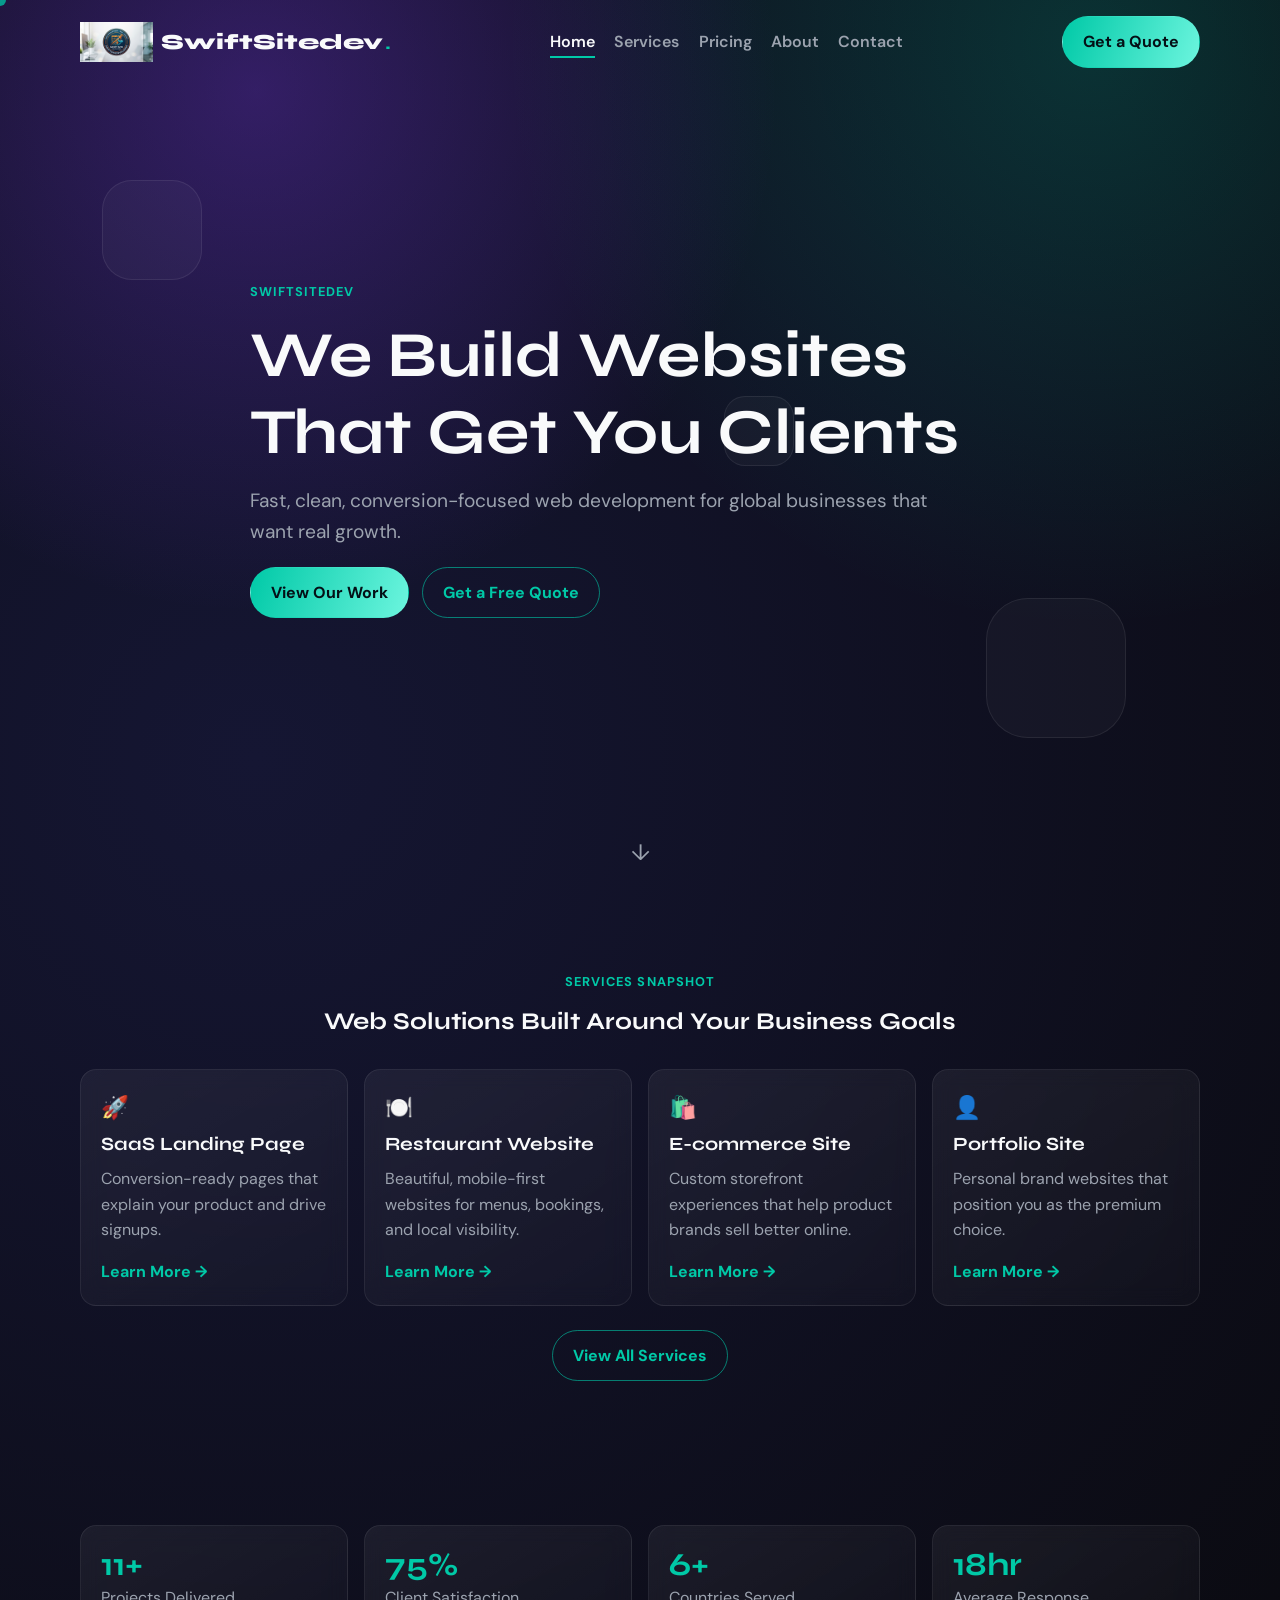
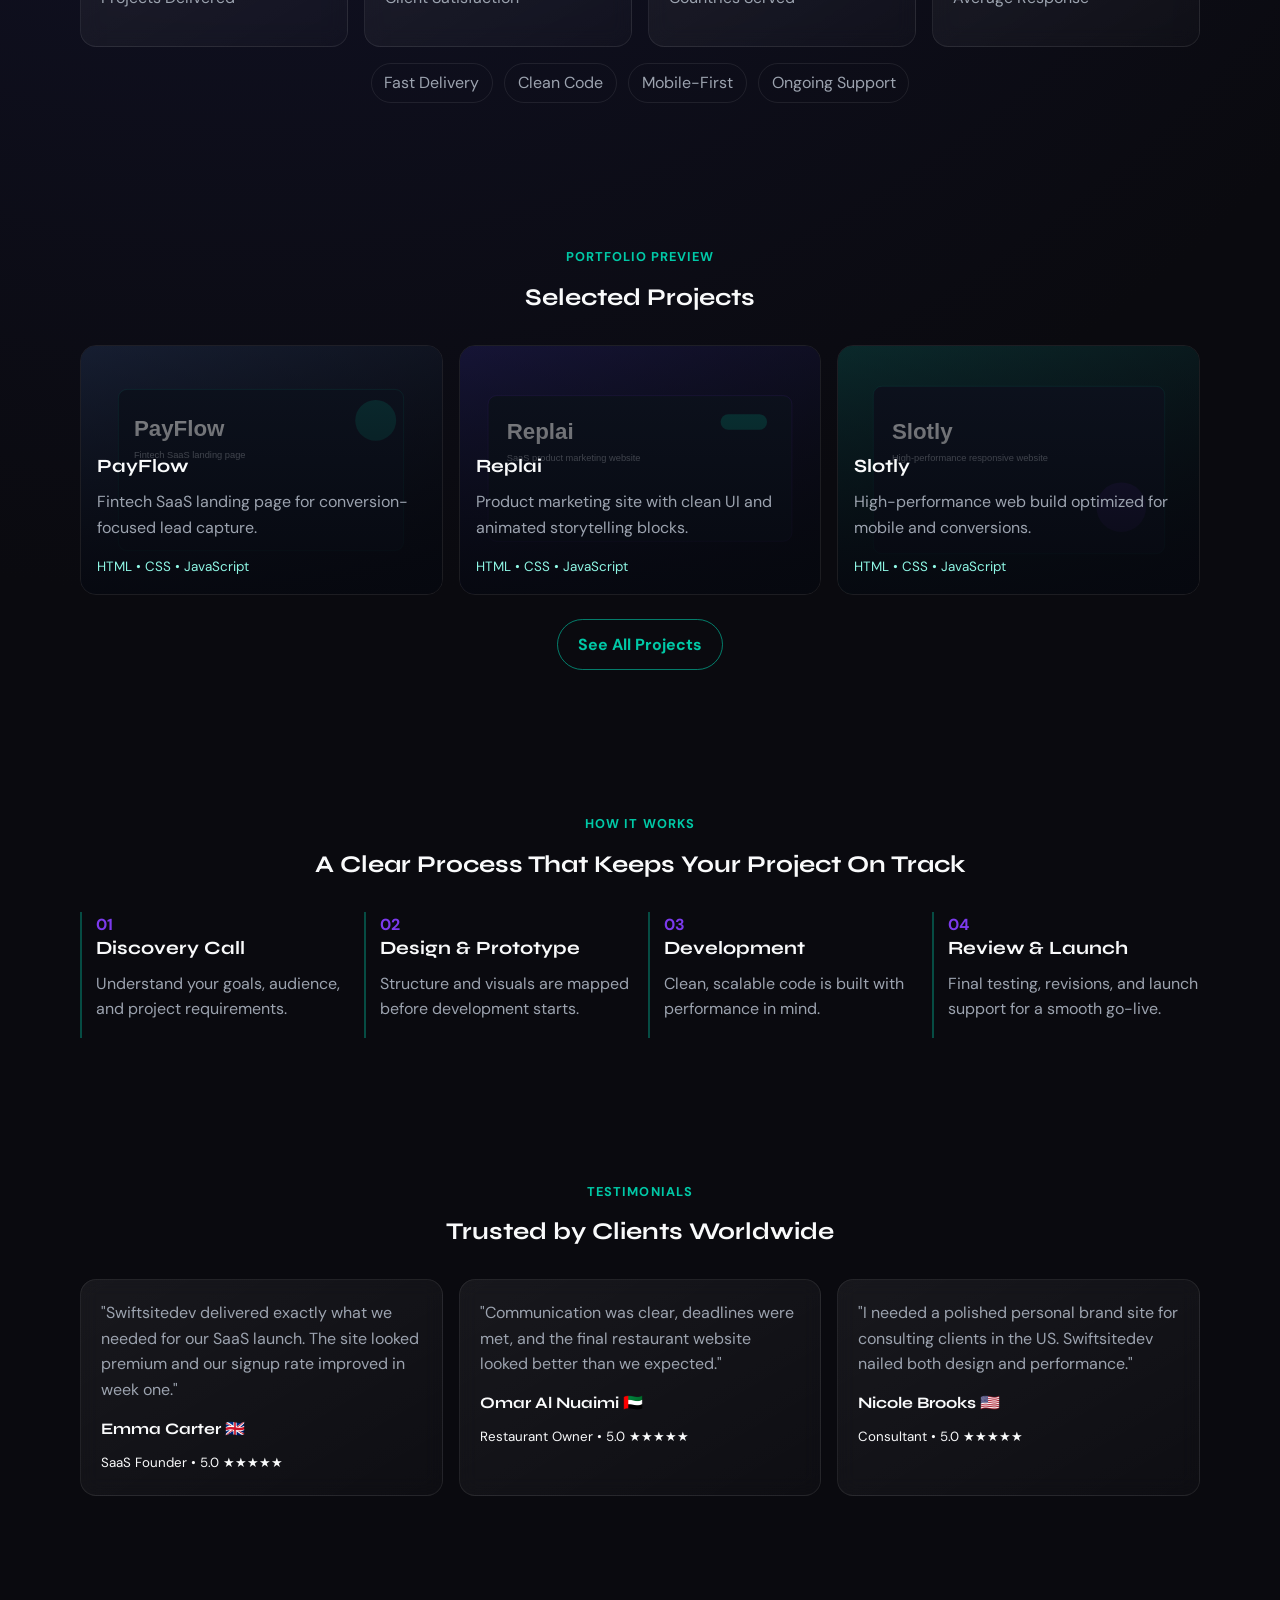
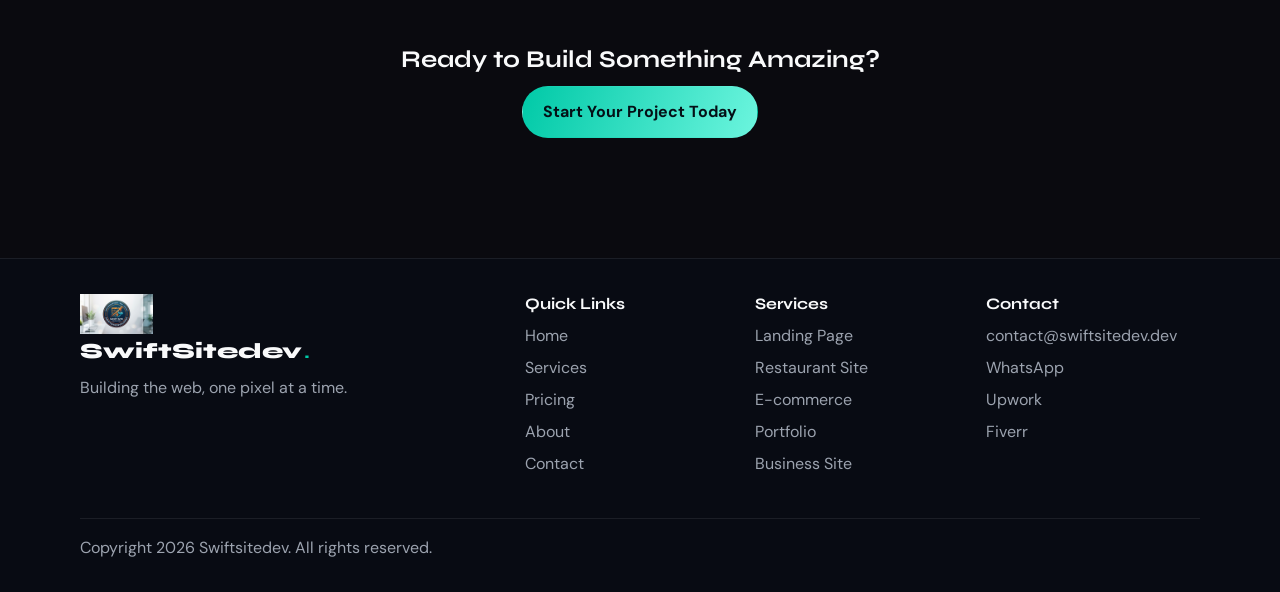
<file: index.html>
<!DOCTYPE html>
<html lang="en">
<head>
  <meta charset="UTF-8">
  <meta name="viewport" content="width=device-width, initial-scale=1.0">
  <title>Swiftsitedev | Web Development That Wins Clients</title>
  <meta name="description" content="Swiftsitedev creates high-converting websites for global businesses. Fast delivery, clean code, transparent pricing, and client-focused results.">
  <meta property="og:title" content="Swiftsitedev | Web Development That Wins Clients">
  <meta property="og:description" content="Professional web development for businesses in USA, UK, and UAE.">
  <meta property="og:image" content="https://swiftsitedev.dev/assets/images/og-home.webp">
  <meta property="og:type" content="website">
  <meta property="og:url" content="https://swiftsitedev.dev/">
  <meta name="referrer" content="strict-origin-when-cross-origin">
  <link rel="canonical" href="https://swiftsitedev.dev/">
  
  <link rel="preconnect" href="https://fonts.googleapis.com">
  <link rel="preconnect" href="https://fonts.gstatic.com" crossorigin>
  <link href="https://fonts.googleapis.com/css2?family=DM+Sans:wght@400;500;700&family=Syne:wght@600;700;800&display=swap" rel="stylesheet">
  <link rel="stylesheet" href="css/style.css">
  <link rel="stylesheet" href="css/animations.css">

  <link rel="icon" type="image/png" sizes="64x64" href="assets/icons/favicon.png">
  <link rel="apple-touch-icon" href="assets/icons/favicon.png">
  <script async src="https://www.googletagmanager.com/gtag/js?id=G-CNF4ZQ7R0Z"></script>
<script>
  window.dataLayer = window.dataLayer || [];
  function gtag(){dataLayer.push(arguments);}
  gtag('js', new Date());
  gtag('config', 'G-CNF4ZQ7R0Z');
</script>
</head>
<body data-page="home">
  <div class="cursor-dot" aria-hidden="true"></div>
  <header class="site-header">
    <nav class="navbar container">
      <a href="index.html" class="logo">
        <img src="assets/icons/favicon.png" alt="Swiftsitedev Logo" class="logo-img">
        <span>Swift<span>Sitedev</span><b>.</b></span>
      </a>
      <button class="nav-toggle" aria-expanded="false" aria-controls="mobile-menu" aria-label="Open menu">
        <span></span><span></span><span></span>
      </button>
      <ul class="nav-links">
        <li><a href="index.html" data-link="home">Home</a></li>
        <li><a href="services.html" data-link="services">Services</a></li>
        <li><a href="pricing.html" data-link="pricing">Pricing</a></li>
        <li><a href="about.html" data-link="about">About</a></li>
        <li><a href="contact.html" data-link="contact">Contact</a></li>
      </ul>
      <a class="btn btn-primary nav-cta" href="contact.html">Get a Quote</a>
      <div id="mobile-menu" class="mobile-menu">
        <a href="index.html">Home</a>
        <a href="services.html">Services</a>
        <a href="pricing.html">Pricing</a>
        <a href="about.html">About</a>
        <a href="contact.html">Contact</a>
        <a class="btn btn-primary" href="contact.html">Get a Quote</a>
      </div>
    </nav>
  </header>

  <main>
    <section class="hero section">
      <div class="hero-bg" aria-hidden="true">
        <span class="float-shape shape-1"></span>
        <span class="float-shape shape-2"></span>
        <span class="float-shape shape-3"></span>
      </div>
      <div class="container hero-content">
        <p class="eyebrow reveal">SWIFTSITEDEV</p>
        <h1 class="reveal">We Build Websites That Get You Clients</h1>
        <p class="hero-sub reveal">Fast, clean, conversion-focused web development for global businesses that want real growth.</p>
        <div class="hero-actions reveal">
          <a class="btn btn-primary" href="#portfolio">View Our Work</a>
          <a class="btn btn-secondary" href="contact.html">Get a Free Quote</a>
        </div>
      </div>
      <a href="#services-snapshot" class="scroll-indicator" aria-label="Scroll to services">↓</a>
    </section>

    <section id="services-snapshot" class="section">
      <div class="container">
        <div class="section-head reveal-on-scroll">
          <p class="eyebrow">Services Snapshot</p>
          <h2>Web Solutions Built Around Your Business Goals</h2>
        </div>
        <div class="grid-4">
          <a class="card service-card reveal-on-scroll" href="services.html#saas-service">
            <div class="icon">🚀</div>
            <h3>SaaS Landing Page</h3>
            <p>Conversion-ready pages that explain your product and drive signups.</p>
            <span class="service-link">Learn More →</span>
          </a>
          <a class="card service-card reveal-on-scroll" href="services.html#restaurant-service">
            <div class="icon">🍽️</div>
            <h3>Restaurant Website</h3>
            <p>Beautiful, mobile-first websites for menus, bookings, and local visibility.</p>
            <span class="service-link">Learn More →</span>
          </a>
          <a class="card service-card reveal-on-scroll" href="services.html#ecommerce-service">
            <div class="icon">🛍️</div>
            <h3>E-commerce Site</h3>
            <p>Custom storefront experiences that help product brands sell better online.</p>
            <span class="service-link">Learn More →</span>
          </a>
          <a class="card service-card reveal-on-scroll" href="services.html#portfolio-service">
            <div class="icon">👤</div>
            <h3>Portfolio Site</h3>
            <p>Personal brand websites that position you as the premium choice.</p>
            <span class="service-link">Learn More →</span>
          </a>
        </div>
        <div class="center reveal-on-scroll">
          <a class="btn btn-secondary" href="services.html">View All Services</a>
        </div>
      </div>
    </section>

    <section class="section trust-section">
      <div class="container">
        <div class="stats-grid">
          <div class="stat card reveal-on-scroll"><h3><span class="counter" data-target="15">0</span>+</h3><p>Projects Delivered</p></div>
          <div class="stat card reveal-on-scroll"><h3><span class="counter" data-target="98">0</span>%</h3><p>Client Satisfaction</p></div>
          <div class="stat card reveal-on-scroll"><h3><span class="counter" data-target="8">0</span>+</h3><p>Countries Served</p></div>
          <div class="stat card reveal-on-scroll"><h3><span class="counter" data-target="24">0</span>hr</h3><p>Average Response</p></div>
        </div>
        <div class="usp-pills reveal-on-scroll">
          <span>Fast Delivery</span><span>Clean Code</span><span>Mobile-First</span><span>Ongoing Support</span>
        </div>
      </div>
    </section>

    <section id="portfolio" class="section">
      <div class="container">
        <div class="section-head reveal-on-scroll">
          <p class="eyebrow">Portfolio Preview</p>
          <h2>Selected Projects</h2>
        </div>
        <div class="portfolio-grid">
          <article class="portfolio-card reveal-on-scroll">
            <img src="assets/images/payflow.svg" alt="PayFlow landing page preview" loading="lazy">
            <div class="overlay"><h3>PayFlow</h3><p>Fintech SaaS landing page for conversion-focused lead capture.</p><p class="tags">HTML • CSS • JavaScript</p></div>
          </article>
          <article class="portfolio-card reveal-on-scroll">
            <img src="assets/images/replai.svg" alt="Replai SaaS website preview" loading="lazy">
            <div class="overlay"><h3>Replai</h3><p>Product marketing site with clean UI and animated storytelling blocks.</p><p class="tags">HTML • CSS • JavaScript</p></div>
          </article>
          <article class="portfolio-card reveal-on-scroll">
            <img src="assets/images/slotly.svg" alt="Slotly website preview" loading="lazy">
            <div class="overlay"><h3>Slotly</h3><p>High-performance web build optimized for mobile and conversions.</p><p class="tags">HTML • CSS • JavaScript</p></div>
          </article>
        </div>
        <div class="center reveal-on-scroll">
          <a class="btn btn-secondary" href="https://github.com" target="_blank" rel="noopener noreferrer">See All Projects</a>
        </div>
      </div>
    </section>

    <section class="section">
      <div class="container">
        <div class="section-head reveal-on-scroll">
          <p class="eyebrow">How It Works</p>
          <h2>A Clear Process That Keeps Your Project On Track</h2>
        </div>
        <div class="timeline">
          <article class="timeline-item reveal-on-scroll"><span>01</span><h3>Discovery Call</h3><p>Understand your goals, audience, and project requirements.</p></article>
          <article class="timeline-item reveal-on-scroll"><span>02</span><h3>Design & Prototype</h3><p>Structure and visuals are mapped before development starts.</p></article>
          <article class="timeline-item reveal-on-scroll"><span>03</span><h3>Development</h3><p>Clean, scalable code is built with performance in mind.</p></article>
          <article class="timeline-item reveal-on-scroll"><span>04</span><h3>Review & Launch</h3><p>Final testing, revisions, and launch support for a smooth go-live.</p></article>
        </div>
      </div>
    </section>

    <section class="section">
      <div class="container">
        <div class="section-head reveal-on-scroll">
          <p class="eyebrow">Testimonials</p>
          <h2>Trusted by Clients Worldwide</h2>
        </div>
        <div class="testimonial-track" id="testimonial-track">
          <article class="card testimonial reveal-on-scroll"><p>"Swiftsitedev delivered exactly what we needed for our SaaS launch. The site looked premium and our signup rate improved in week one."</p><h4>Emma Carter 🇬🇧</h4><small>SaaS Founder • 5.0 ★★★★★</small></article>
          <article class="card testimonial reveal-on-scroll"><p>"Communication was clear, deadlines were met, and the final restaurant website looked better than we expected."</p><h4>Omar Al Nuaimi 🇦🇪</h4><small>Restaurant Owner • 5.0 ★★★★★</small></article>
          <article class="card testimonial reveal-on-scroll"><p>"I needed a polished personal brand site for consulting clients in the US. Swiftsitedev nailed both design and performance."</p><h4>Nicole Brooks 🇺🇸</h4><small>Consultant • 5.0 ★★★★★</small></article>
        </div>
      </div>
    </section>

    <section class="section cta-banner">
      <div class="container reveal-on-scroll">
        <h2>Ready to Build Something Amazing?</h2>
        <a class="btn btn-primary" href="contact.html">Start Your Project Today</a>
      </div>
    </section>
  </main>

  <footer class="site-footer">
    <div class="container footer-grid">
      <div><a href="index.html" class="logo">
        <img src="assets/icons/favicon.png" alt="Swiftsitedev Logo" class="logo-img">
        <span>Swift<span>Sitedev</span><b>.</b></span>
      </a><p>Building the web, one pixel at a time.</p></div>
      <div><h4>Quick Links</h4><a href="index.html">Home</a><a href="services.html">Services</a><a href="pricing.html">Pricing</a><a href="about.html">About</a><a href="contact.html">Contact</a></div>
      <div><h4>Services</h4><a href="services.html">Landing Page</a><a href="services.html">Restaurant Site</a><a href="services.html">E-commerce</a><a href="services.html">Portfolio</a><a href="services.html">Business Site</a></div>
      <div><h4>Contact</h4><a href="mailto:contact@swiftsitedev.dev">contact@swiftsitedev.dev</a><a href="https://wa.me/923000000000" target="_blank" rel="noopener noreferrer">WhatsApp</a><a href="https://upwork.com" target="_blank" rel="noopener noreferrer">Upwork</a><a href="https://fiverr.com" target="_blank" rel="noopener noreferrer">Fiverr</a></div>
    </div>
    <div class="footer-bottom container"><p>Copyright 2026 Swiftsitedev. All rights reserved.</p></div>
  </footer>

  <script src="js/main.js" defer></script>
  <script src="js/animations.js" defer></script>
</body>
</html>
</file>
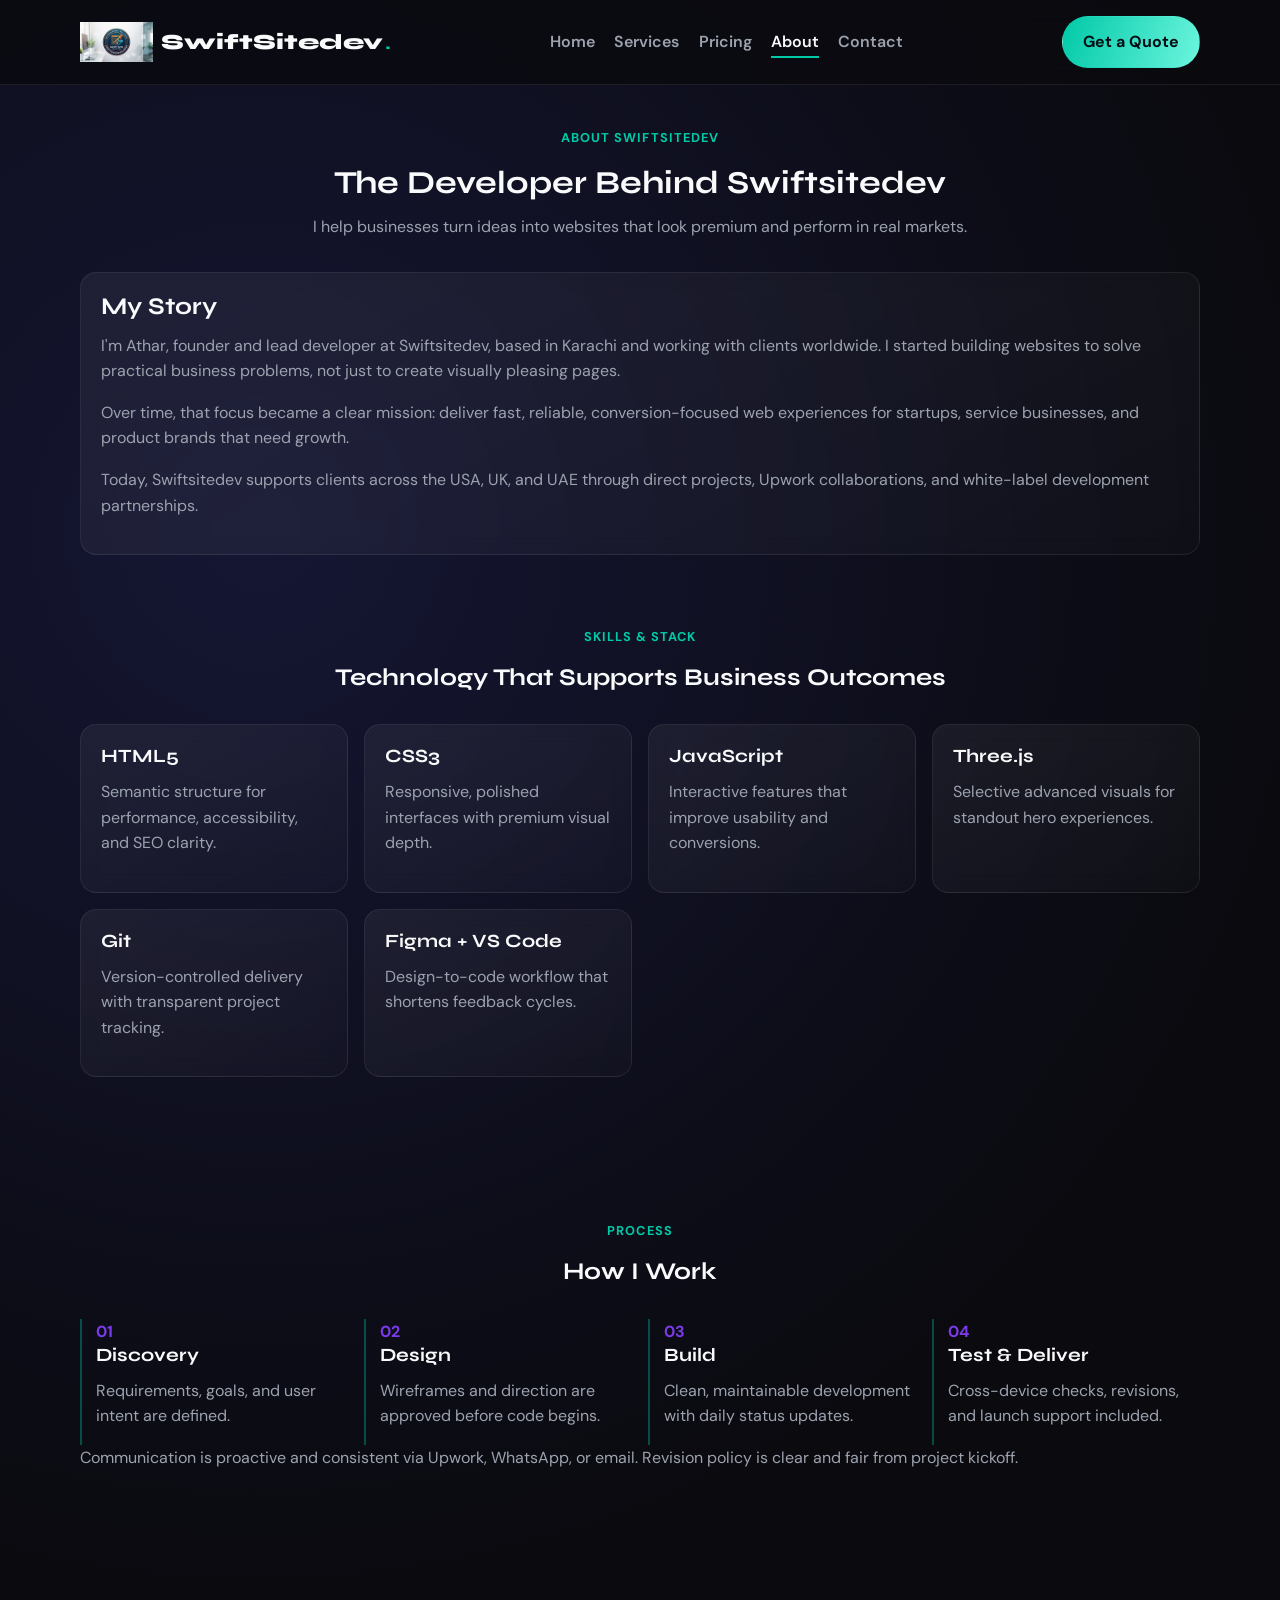
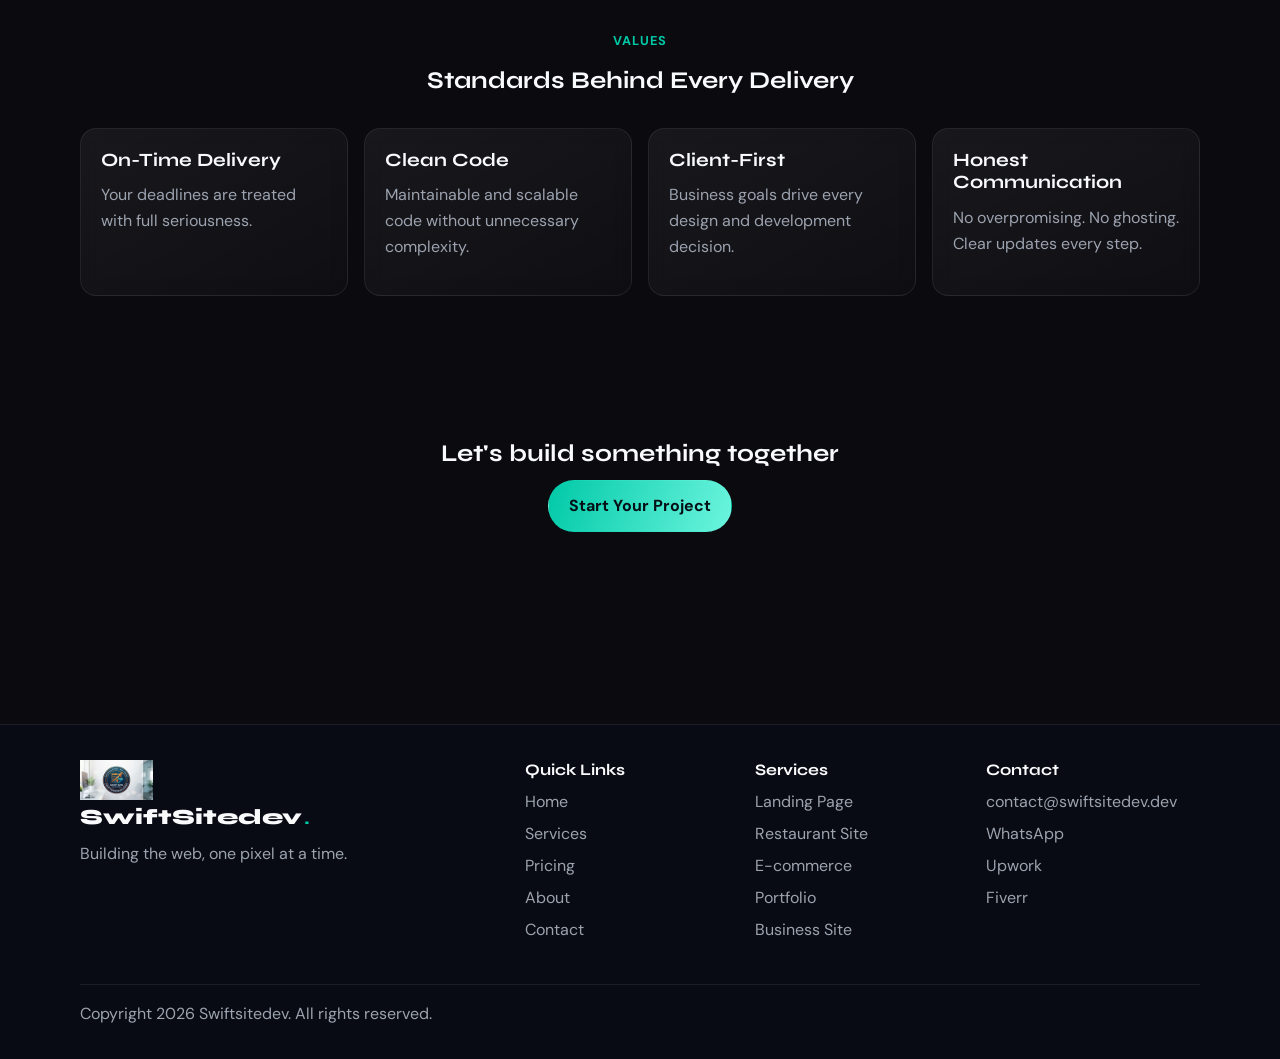
<file: about.html>
<!DOCTYPE html>
<html lang="en">
<head>
  <meta charset="UTF-8">
  <meta name="viewport" content="width=device-width, initial-scale=1.0">
  <title>About | Swiftsitedev</title>
  <meta name="description" content="Meet the developer behind Swiftsitedev and learn the process, values, and technical stack used to deliver high-performing websites.">
  <meta property="og:title" content="About | Swiftsitedev">
  <meta property="og:description" content="The story, process, and values behind Swiftsitedev.">
  <meta property="og:image" content="https://swiftsitedev.dev/assets/images/og-about.webp">
  <meta property="og:type" content="website">
  <meta property="og:url" content="https://swiftsitedev.dev/about.html">
  <meta name="referrer" content="strict-origin-when-cross-origin">
  <link rel="canonical" href="https://swiftsitedev.dev/about.html">
  
  <link rel="preconnect" href="https://fonts.googleapis.com">
  <link rel="preconnect" href="https://fonts.gstatic.com" crossorigin>
  <link href="https://fonts.googleapis.com/css2?family=DM+Sans:wght@400;500;700&family=Syne:wght@600;700;800&display=swap" rel="stylesheet">
  <link rel="stylesheet" href="css/style.css">
  <link rel="stylesheet" href="css/animations.css">

  <link rel="icon" type="image/png" sizes="64x64" href="assets/icons/favicon.png">
  <link rel="apple-touch-icon" href="assets/icons/favicon.png">
  <script async src="https://www.googletagmanager.com/gtag/js?id=G-CNF4ZQ7R0Z"></script>
<script>
  window.dataLayer = window.dataLayer || [];
  function gtag(){dataLayer.push(arguments);}
  gtag('js', new Date());
  gtag('config', 'G-CNF4ZQ7R0Z');
</script>
</head>
<body data-page="about">
  <header class="site-header solid-header">
    <nav class="navbar container">
      <a href="index.html" class="logo">
        <img src="assets/icons/favicon.png" alt="Swiftsitedev Logo" class="logo-img">
        <span>Swift<span>Sitedev</span><b>.</b></span>
      </a>
      <button class="nav-toggle" aria-expanded="false" aria-controls="mobile-menu" aria-label="Open menu"><span></span><span></span><span></span></button>
      <ul class="nav-links">
        <li><a href="index.html" data-link="home">Home</a></li><li><a href="services.html" data-link="services">Services</a></li><li><a href="pricing.html" data-link="pricing">Pricing</a></li><li><a href="about.html" data-link="about">About</a></li><li><a href="contact.html" data-link="contact">Contact</a></li>
      </ul>
      <a class="btn btn-primary nav-cta" href="contact.html">Get a Quote</a>
      <div id="mobile-menu" class="mobile-menu"><a href="index.html">Home</a><a href="services.html">Services</a><a href="pricing.html">Pricing</a><a href="about.html">About</a><a href="contact.html">Contact</a><a class="btn btn-primary" href="contact.html">Get a Quote</a></div>
    </nav>
  </header>

  <main class="section top-space">
    <div class="container">
      <div class="section-head reveal-on-scroll">
        <p class="eyebrow">About Swiftsitedev</p>
        <h1>The Developer Behind Swiftsitedev</h1>
        <p>I help businesses turn ideas into websites that look premium and perform in real markets.</p>
      </div>

      <section class="card reveal-on-scroll">
        <h2>My Story</h2>
        <p>I'm Athar, founder and lead developer at Swiftsitedev, based in Karachi and working with clients worldwide. I started building websites to solve practical business problems, not just to create visually pleasing pages.</p>
        <p>Over time, that focus became a clear mission: deliver fast, reliable, conversion-focused web experiences for startups, service businesses, and product brands that need growth.</p>
        <p>Today, Swiftsitedev supports clients across the USA, UK, and UAE through direct projects, Upwork collaborations, and white-label development partnerships.</p>
      </section>

      <section class="section reveal-on-scroll">
        <div class="section-head"><p class="eyebrow">Skills & Stack</p><h2>Technology That Supports Business Outcomes</h2></div>
        <div class="skills-grid">
          <article class="card"><h3>HTML5</h3><p>Semantic structure for performance, accessibility, and SEO clarity.</p></article>
          <article class="card"><h3>CSS3</h3><p>Responsive, polished interfaces with premium visual depth.</p></article>
          <article class="card"><h3>JavaScript</h3><p>Interactive features that improve usability and conversions.</p></article>
          <article class="card"><h3>Three.js</h3><p>Selective advanced visuals for standout hero experiences.</p></article>
          <article class="card"><h3>Git</h3><p>Version-controlled delivery with transparent project tracking.</p></article>
          <article class="card"><h3>Figma + VS Code</h3><p>Design-to-code workflow that shortens feedback cycles.</p></article>
        </div>
      </section>

      <section class="section reveal-on-scroll">
        <div class="section-head"><p class="eyebrow">Process</p><h2>How I Work</h2></div>
        <div class="timeline">
          <article class="timeline-item"><span>01</span><h3>Discovery</h3><p>Requirements, goals, and user intent are defined.</p></article>
          <article class="timeline-item"><span>02</span><h3>Design</h3><p>Wireframes and direction are approved before code begins.</p></article>
          <article class="timeline-item"><span>03</span><h3>Build</h3><p>Clean, maintainable development with daily status updates.</p></article>
          <article class="timeline-item"><span>04</span><h3>Test & Deliver</h3><p>Cross-device checks, revisions, and launch support included.</p></article>
        </div>
        <p>Communication is proactive and consistent via Upwork, WhatsApp, or email. Revision policy is clear and fair from project kickoff.</p>
      </section>

      <section class="section reveal-on-scroll">
        <div class="section-head"><p class="eyebrow">Values</p><h2>Standards Behind Every Delivery</h2></div>
        <div class="grid-4">
          <article class="card"><h3>On-Time Delivery</h3><p>Your deadlines are treated with full seriousness.</p></article>
          <article class="card"><h3>Clean Code</h3><p>Maintainable and scalable code without unnecessary complexity.</p></article>
          <article class="card"><h3>Client-First</h3><p>Business goals drive every design and development decision.</p></article>
          <article class="card"><h3>Honest Communication</h3><p>No overpromising. No ghosting. Clear updates every step.</p></article>
        </div>
      </section>

      <section class="section cta-banner reveal-on-scroll">
        <h2>Let's build something together</h2>
        <a class="btn btn-primary" href="contact.html">Start Your Project</a>
      </section>
    </div>
  </main>

  <footer class="site-footer">
    <div class="container footer-grid">
      <div><a href="index.html" class="logo">
        <img src="assets/icons/favicon.png" alt="Swiftsitedev Logo" class="logo-img">
        <span>Swift<span>Sitedev</span><b>.</b></span>
      </a><p>Building the web, one pixel at a time.</p></div>
      <div><h4>Quick Links</h4><a href="index.html">Home</a><a href="services.html">Services</a><a href="pricing.html">Pricing</a><a href="about.html">About</a><a href="contact.html">Contact</a></div>
      <div><h4>Services</h4><a href="services.html">Landing Page</a><a href="services.html">Restaurant Site</a><a href="services.html">E-commerce</a><a href="services.html">Portfolio</a><a href="services.html">Business Site</a></div>
      <div><h4>Contact</h4><a href="mailto:contact@swiftsitedev.dev">contact@swiftsitedev.dev</a><a href="https://wa.me/923000000000" target="_blank" rel="noopener noreferrer">WhatsApp</a><a href="https://upwork.com" target="_blank" rel="noopener noreferrer">Upwork</a><a href="https://fiverr.com" target="_blank" rel="noopener noreferrer">Fiverr</a></div>
    </div>
    <div class="footer-bottom container"><p>Copyright 2026 Swiftsitedev. All rights reserved.</p></div>
  </footer>
  <script src="js/main.js" defer></script>
  <script src="js/animations.js" defer></script>
</body>
</html>
</file>
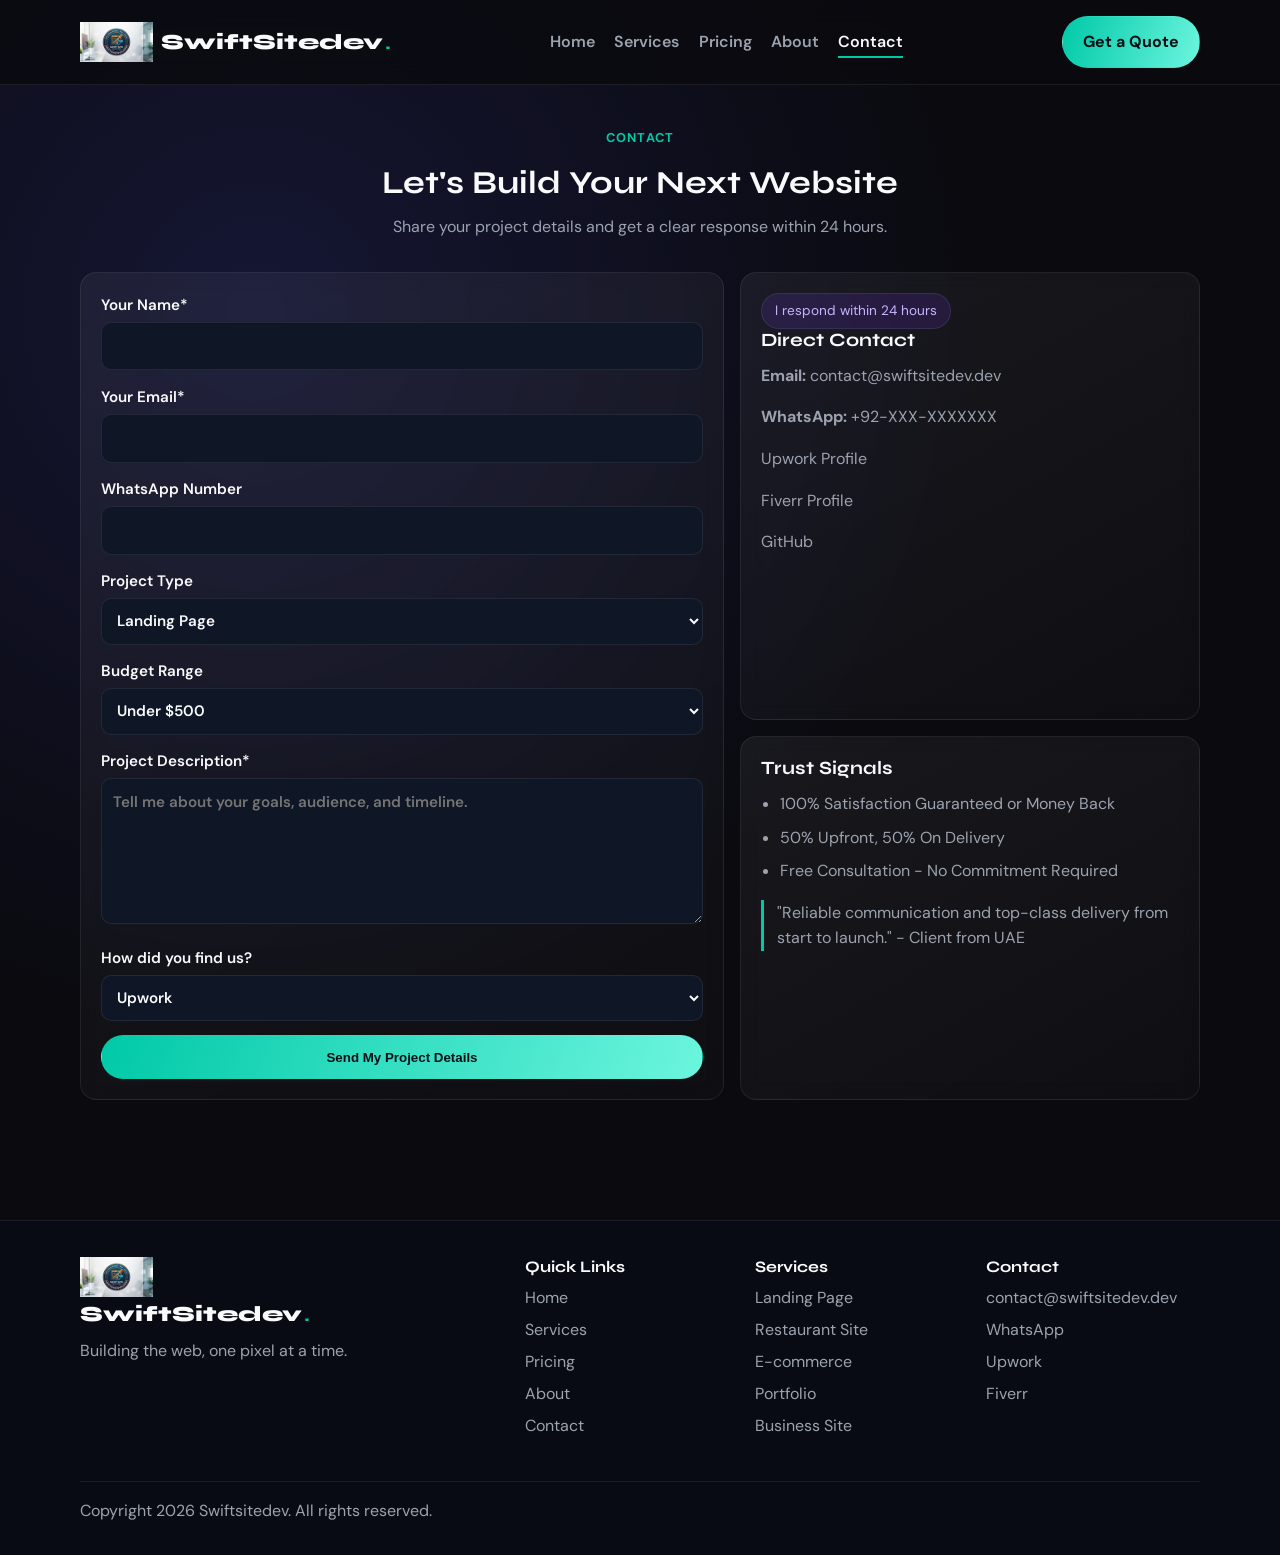
<file: contact.html>
<!DOCTYPE html>
<html lang="en">
<head>
  <meta charset="UTF-8">
  <meta name="viewport" content="width=device-width, initial-scale=1.0">
  <title>Contact | Swiftsitedev</title>
  <meta name="description" content="Start your project with Swiftsitedev. Share your requirements and receive a response within 24 hours.">
  <meta property="og:title" content="Contact | Swiftsitedev">
  <meta property="og:description" content="Tell us about your project and receive a response within 24 hours.">
  <meta property="og:image" content="https://swiftsitedev.dev/assets/images/og-contact.webp">
  <meta property="og:type" content="website">
  <meta property="og:url" content="https://swiftsitedev.dev/contact.html">
  <meta name="referrer" content="strict-origin-when-cross-origin">
  <link rel="canonical" href="https://swiftsitedev.dev/contact.html">
  
  <link rel="preconnect" href="https://fonts.googleapis.com">
  <link rel="preconnect" href="https://fonts.gstatic.com" crossorigin>
  <link href="https://fonts.googleapis.com/css2?family=DM+Sans:wght@400;500;700&family=Syne:wght@600;700;800&display=swap" rel="stylesheet">
  <link rel="stylesheet" href="css/style.css">
  <link rel="stylesheet" href="css/animations.css">

  <link rel="icon" type="image/png" sizes="64x64" href="assets/icons/favicon.png">
  <link rel="apple-touch-icon" href="assets/icons/favicon.png">
  <script async src="https://www.googletagmanager.com/gtag/js?id=G-CNF4ZQ7R0Z"></script>
<script>
  window.dataLayer = window.dataLayer || [];
  function gtag(){dataLayer.push(arguments);}
  gtag('js', new Date());
  gtag('config', 'G-CNF4ZQ7R0Z');
</script>
</head>
<body data-page="contact">
  <header class="site-header solid-header">
    <nav class="navbar container">
      <a href="index.html" class="logo">
        <img src="assets/icons/favicon.png" alt="Swiftsitedev Logo" class="logo-img">
        <span>Swift<span>Sitedev</span><b>.</b></span>
      </a>
      <button class="nav-toggle" aria-expanded="false" aria-controls="mobile-menu" aria-label="Open menu"><span></span><span></span><span></span></button>
      <ul class="nav-links">
        <li><a href="index.html" data-link="home">Home</a></li><li><a href="services.html" data-link="services">Services</a></li><li><a href="pricing.html" data-link="pricing">Pricing</a></li><li><a href="about.html" data-link="about">About</a></li><li><a href="contact.html" data-link="contact">Contact</a></li>
      </ul>
      <a class="btn btn-primary nav-cta" href="contact.html">Get a Quote</a>
      <div id="mobile-menu" class="mobile-menu"><a href="index.html">Home</a><a href="services.html">Services</a><a href="pricing.html">Pricing</a><a href="about.html">About</a><a href="contact.html">Contact</a><a class="btn btn-primary" href="contact.html">Get a Quote</a></div>
    </nav>
  </header>

  <main class="section top-space">
    <div class="container">
      <div class="section-head reveal-on-scroll">
        <p class="eyebrow">Contact</p>
        <h1>Let's Build Your Next Website</h1>
        <p>Share your project details and get a clear response within 24 hours.</p>
      </div>
      <div class="contact-layout">
        <section class="card reveal-on-scroll">
          <form class="contact-form" name="project-inquiry" method="POST" action="/thank-you.html" data-netlify="true" data-netlify-honeypot="company">
            <input type="hidden" name="form-name" value="project-inquiry">
            <p class="hp-wrap" aria-hidden="true">
              <label>Company <input type="text" name="company" tabindex="-1" autocomplete="off"></label>
            </p>
            <label>Your Name* <input type="text" name="name" required></label>
            <label>Your Email* <input type="email" name="email" required></label>
            <label>WhatsApp Number <input type="tel" name="whatsapp"></label>
            <label>Project Type
              <select name="projectType">
                <option>Landing Page</option><option>Restaurant Site</option><option>E-commerce</option><option>Portfolio</option><option>Business Site</option><option>Other</option>
              </select>
            </label>
            <label>Budget Range
              <select name="budget">
                <option>Under $500</option><option>$500-$1,000</option><option>$1,000-$3,000</option><option>$3,000+</option><option>Not Sure</option>
              </select>
            </label>
            <label>Project Description* <textarea name="description" rows="5" required placeholder="Tell me about your goals, audience, and timeline."></textarea></label>
            <label>How did you find us?
              <select name="source">
                <option>Upwork</option><option>Fiverr</option><option>Google</option><option>Referral</option><option>Social Media</option><option>Other</option>
              </select>
            </label>
            <button class="btn btn-primary" type="submit">Send My Project Details</button>
          </form>
        </section>

        <aside class="contact-panel reveal-on-scroll">
          <div class="card">
            <span class="badge">I respond within 24 hours</span>
            <h3>Direct Contact</h3>
            <p><strong>Email:</strong> contact@swiftsitedev.dev</p>
            <p><strong>WhatsApp:</strong> +92-XXX-XXXXXXX</p>
            <p><a href="https://upwork.com" target="_blank" rel="noopener noreferrer">Upwork Profile</a></p>
            <p><a href="https://fiverr.com" target="_blank" rel="noopener noreferrer">Fiverr Profile</a></p>
            <p><a href="https://github.com" target="_blank" rel="noopener noreferrer">GitHub</a></p>
          </div>
          <div class="card">
            <h3>Trust Signals</h3>
            <ul class="addon-list">
              <li>100% Satisfaction Guaranteed or Money Back</li>
              <li>50% Upfront, 50% On Delivery</li>
              <li>Free Consultation - No Commitment Required</li>
            </ul>
            <blockquote>"Reliable communication and top-class delivery from start to launch." - Client from UAE</blockquote>
          </div>
        </aside>
      </div>
    </div>
  </main>

  <footer class="site-footer">
    <div class="container footer-grid">
      <div><a href="index.html" class="logo">
        <img src="assets/icons/favicon.png" alt="Swiftsitedev Logo" class="logo-img">
        <span>Swift<span>Sitedev</span><b>.</b></span>
      </a><p>Building the web, one pixel at a time.</p></div>
      <div><h4>Quick Links</h4><a href="index.html">Home</a><a href="services.html">Services</a><a href="pricing.html">Pricing</a><a href="about.html">About</a><a href="contact.html">Contact</a></div>
      <div><h4>Services</h4><a href="services.html">Landing Page</a><a href="services.html">Restaurant Site</a><a href="services.html">E-commerce</a><a href="services.html">Portfolio</a><a href="services.html">Business Site</a></div>
      <div><h4>Contact</h4><a href="mailto:contact@swiftsitedev.dev">contact@swiftsitedev.dev</a><a href="https://wa.me/923000000000" target="_blank" rel="noopener noreferrer">WhatsApp</a><a href="https://upwork.com" target="_blank" rel="noopener noreferrer">Upwork</a><a href="https://fiverr.com" target="_blank" rel="noopener noreferrer">Fiverr</a></div>
    </div>
    <div class="footer-bottom container"><p>Copyright 2026 Swiftsitedev. All rights reserved.</p></div>
  </footer>
  <script src="js/main.js" defer></script>
  <script src="js/animations.js" defer></script>
</body>
</html>
</file>
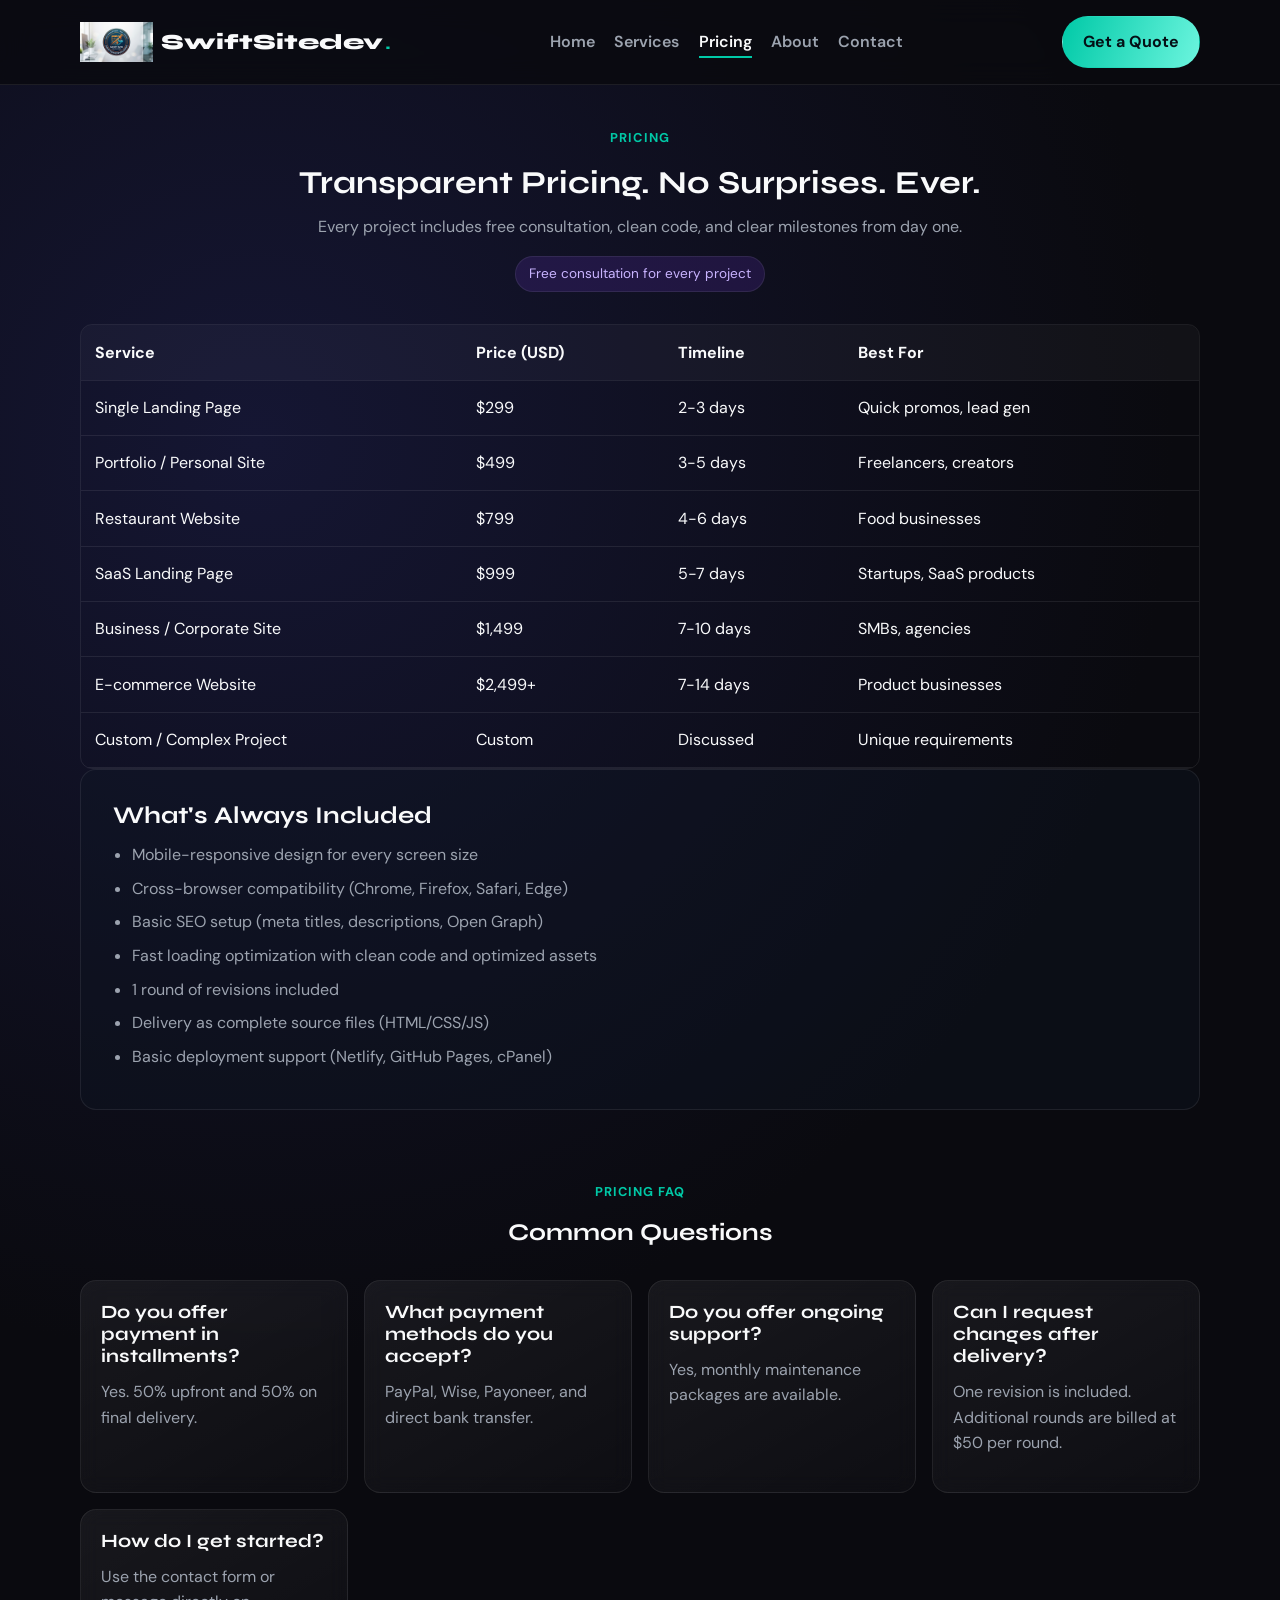
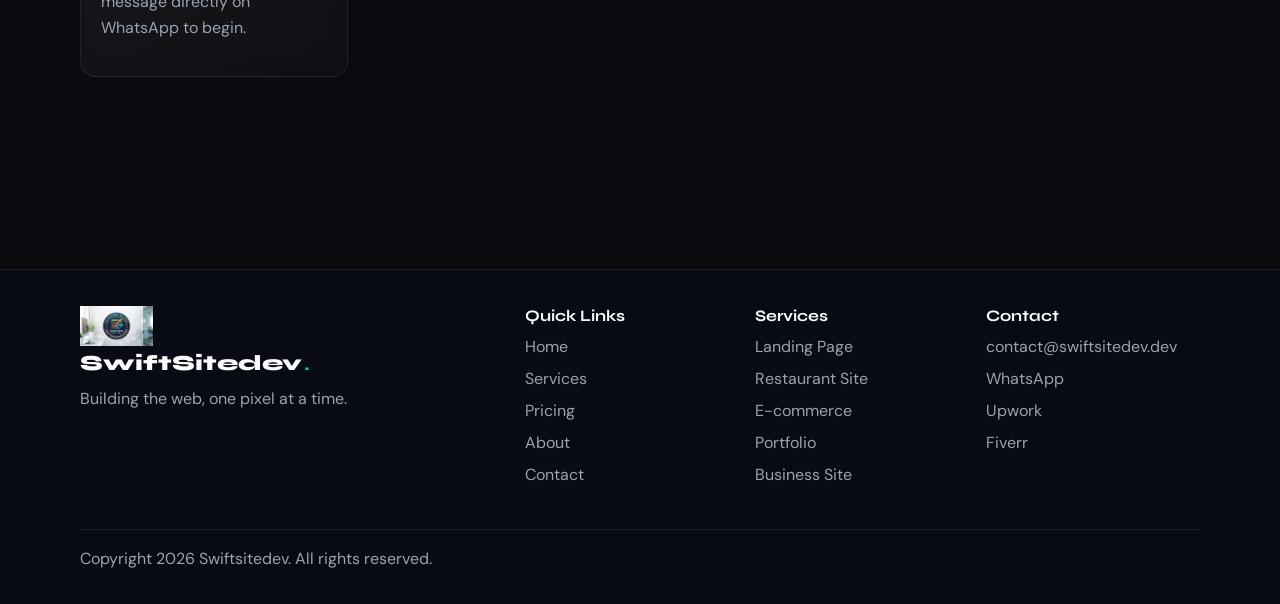
<file: pricing.html>
<!DOCTYPE html>
<html lang="en">
<head>
  <meta charset="UTF-8">
  <meta name="viewport" content="width=device-width, initial-scale=1.0">
  <title>Pricing | Swiftsitedev</title>
  <meta name="description" content="Transparent website pricing by Swiftsitedev. No hidden fees, clear scope, clear timelines, and free consultation for every project.">
  <meta property="og:title" content="Pricing | Swiftsitedev">
  <meta property="og:description" content="Transparent pricing for landing pages, business sites, e-commerce, and more.">
  <meta property="og:image" content="https://swiftsitedev.dev/assets/images/og-pricing.webp">
  <meta property="og:type" content="website">
  <meta property="og:url" content="https://swiftsitedev.dev/pricing.html">
  <meta name="referrer" content="strict-origin-when-cross-origin">
  <link rel="canonical" href="https://swiftsitedev.dev/pricing.html">
  
  <link rel="preconnect" href="https://fonts.googleapis.com">
  <link rel="preconnect" href="https://fonts.gstatic.com" crossorigin>
  <link href="https://fonts.googleapis.com/css2?family=DM+Sans:wght@400;500;700&family=Syne:wght@600;700;800&display=swap" rel="stylesheet">
  <link rel="stylesheet" href="css/style.css">
  <link rel="stylesheet" href="css/animations.css">

  <link rel="icon" type="image/png" sizes="64x64" href="assets/icons/favicon.png">
  <link rel="apple-touch-icon" href="assets/icons/favicon.png">
  <script async src="https://www.googletagmanager.com/gtag/js?id=G-CNF4ZQ7R0Z"></script>
<script>
  window.dataLayer = window.dataLayer || [];
  function gtag(){dataLayer.push(arguments);}
  gtag('js', new Date());
  gtag('config', 'G-CNF4ZQ7R0Z');
</script>
</head>
<body data-page="pricing">
  <header class="site-header solid-header">
    <nav class="navbar container">
      <a href="index.html" class="logo">
        <img src="assets/icons/favicon.png" alt="Swiftsitedev Logo" class="logo-img">
        <span>Swift<span>Sitedev</span><b>.</b></span>
      </a>
      <button class="nav-toggle" aria-expanded="false" aria-controls="mobile-menu" aria-label="Open menu"><span></span><span></span><span></span></button>
      <ul class="nav-links">
        <li><a href="index.html" data-link="home">Home</a></li><li><a href="services.html" data-link="services">Services</a></li><li><a href="pricing.html" data-link="pricing">Pricing</a></li><li><a href="about.html" data-link="about">About</a></li><li><a href="contact.html" data-link="contact">Contact</a></li>
      </ul>
      <a class="btn btn-primary nav-cta" href="contact.html">Get a Quote</a>
      <div id="mobile-menu" class="mobile-menu"><a href="index.html">Home</a><a href="services.html">Services</a><a href="pricing.html">Pricing</a><a href="about.html">About</a><a href="contact.html">Contact</a><a class="btn btn-primary" href="contact.html">Get a Quote</a></div>
    </nav>
  </header>

  <main class="section top-space">
    <div class="container">
      <div class="section-head reveal-on-scroll">
        <p class="eyebrow">Pricing</p>
        <h1>Transparent Pricing. No Surprises. Ever.</h1>
        <p>Every project includes free consultation, clean code, and clear milestones from day one.</p>
        <span class="badge">Free consultation for every project</span>
      </div>

      <div class="table-wrap reveal-on-scroll">
        <table class="pricing-table">
          <thead><tr><th>Service</th><th>Price (USD)</th><th>Timeline</th><th>Best For</th></tr></thead>
          <tbody>
            <tr><td>Single Landing Page</td><td>$299</td><td>2-3 days</td><td>Quick promos, lead gen</td></tr>
            <tr><td>Portfolio / Personal Site</td><td>$499</td><td>3-5 days</td><td>Freelancers, creators</td></tr>
            <tr><td>Restaurant Website</td><td>$799</td><td>4-6 days</td><td>Food businesses</td></tr>
            <tr><td>SaaS Landing Page</td><td>$999</td><td>5-7 days</td><td>Startups, SaaS products</td></tr>
            <tr><td>Business / Corporate Site</td><td>$1,499</td><td>7-10 days</td><td>SMBs, agencies</td></tr>
            <tr><td>E-commerce Website</td><td>$2,499+</td><td>7-14 days</td><td>Product businesses</td></tr>
            <tr><td>Custom / Complex Project</td><td>Custom</td><td>Discussed</td><td>Unique requirements</td></tr>
          </tbody>
        </table>
      </div>

      <section class="section inset-section reveal-on-scroll">
        <h2>What's Always Included</h2>
        <ul class="addon-list">
          <li>Mobile-responsive design for every screen size</li>
          <li>Cross-browser compatibility (Chrome, Firefox, Safari, Edge)</li>
          <li>Basic SEO setup (meta titles, descriptions, Open Graph)</li>
          <li>Fast loading optimization with clean code and optimized assets</li>
          <li>1 round of revisions included</li>
          <li>Delivery as complete source files (HTML/CSS/JS)</li>
          <li>Basic deployment support (Netlify, GitHub Pages, cPanel)</li>
        </ul>
      </section>

      <section class="section reveal-on-scroll">
        <div class="section-head"><p class="eyebrow">Pricing FAQ</p><h2>Common Questions</h2></div>
        <div class="faq-grid">
          <article class="card"><h3>Do you offer payment in installments?</h3><p>Yes. 50% upfront and 50% on final delivery.</p></article>
          <article class="card"><h3>What payment methods do you accept?</h3><p>PayPal, Wise, Payoneer, and direct bank transfer.</p></article>
          <article class="card"><h3>Do you offer ongoing support?</h3><p>Yes, monthly maintenance packages are available.</p></article>
          <article class="card"><h3>Can I request changes after delivery?</h3><p>One revision is included. Additional rounds are billed at $50 per round.</p></article>
          <article class="card"><h3>How do I get started?</h3><p>Use the contact form or message directly on WhatsApp to begin.</p></article>
        </div>
      </section>
    </div>
  </main>

  <footer class="site-footer">
    <div class="container footer-grid">
      <div><a href="index.html" class="logo">
        <img src="assets/icons/favicon.png" alt="Swiftsitedev Logo" class="logo-img">
        <span>Swift<span>Sitedev</span><b>.</b></span>
      </a><p>Building the web, one pixel at a time.</p></div>
      <div><h4>Quick Links</h4><a href="index.html">Home</a><a href="services.html">Services</a><a href="pricing.html">Pricing</a><a href="about.html">About</a><a href="contact.html">Contact</a></div>
      <div><h4>Services</h4><a href="services.html">Landing Page</a><a href="services.html">Restaurant Site</a><a href="services.html">E-commerce</a><a href="services.html">Portfolio</a><a href="services.html">Business Site</a></div>
      <div><h4>Contact</h4><a href="mailto:contact@swiftsitedev.dev">contact@swiftsitedev.dev</a><a href="https://wa.me/923000000000" target="_blank" rel="noopener noreferrer">WhatsApp</a><a href="https://upwork.com" target="_blank" rel="noopener noreferrer">Upwork</a><a href="https://fiverr.com" target="_blank" rel="noopener noreferrer">Fiverr</a></div>
    </div>
    <div class="footer-bottom container"><p>Copyright 2026 Swiftsitedev. All rights reserved.</p></div>
  </footer>
  <script src="js/main.js" defer></script>
  <script src="js/animations.js" defer></script>
</body>
</html>
</file>
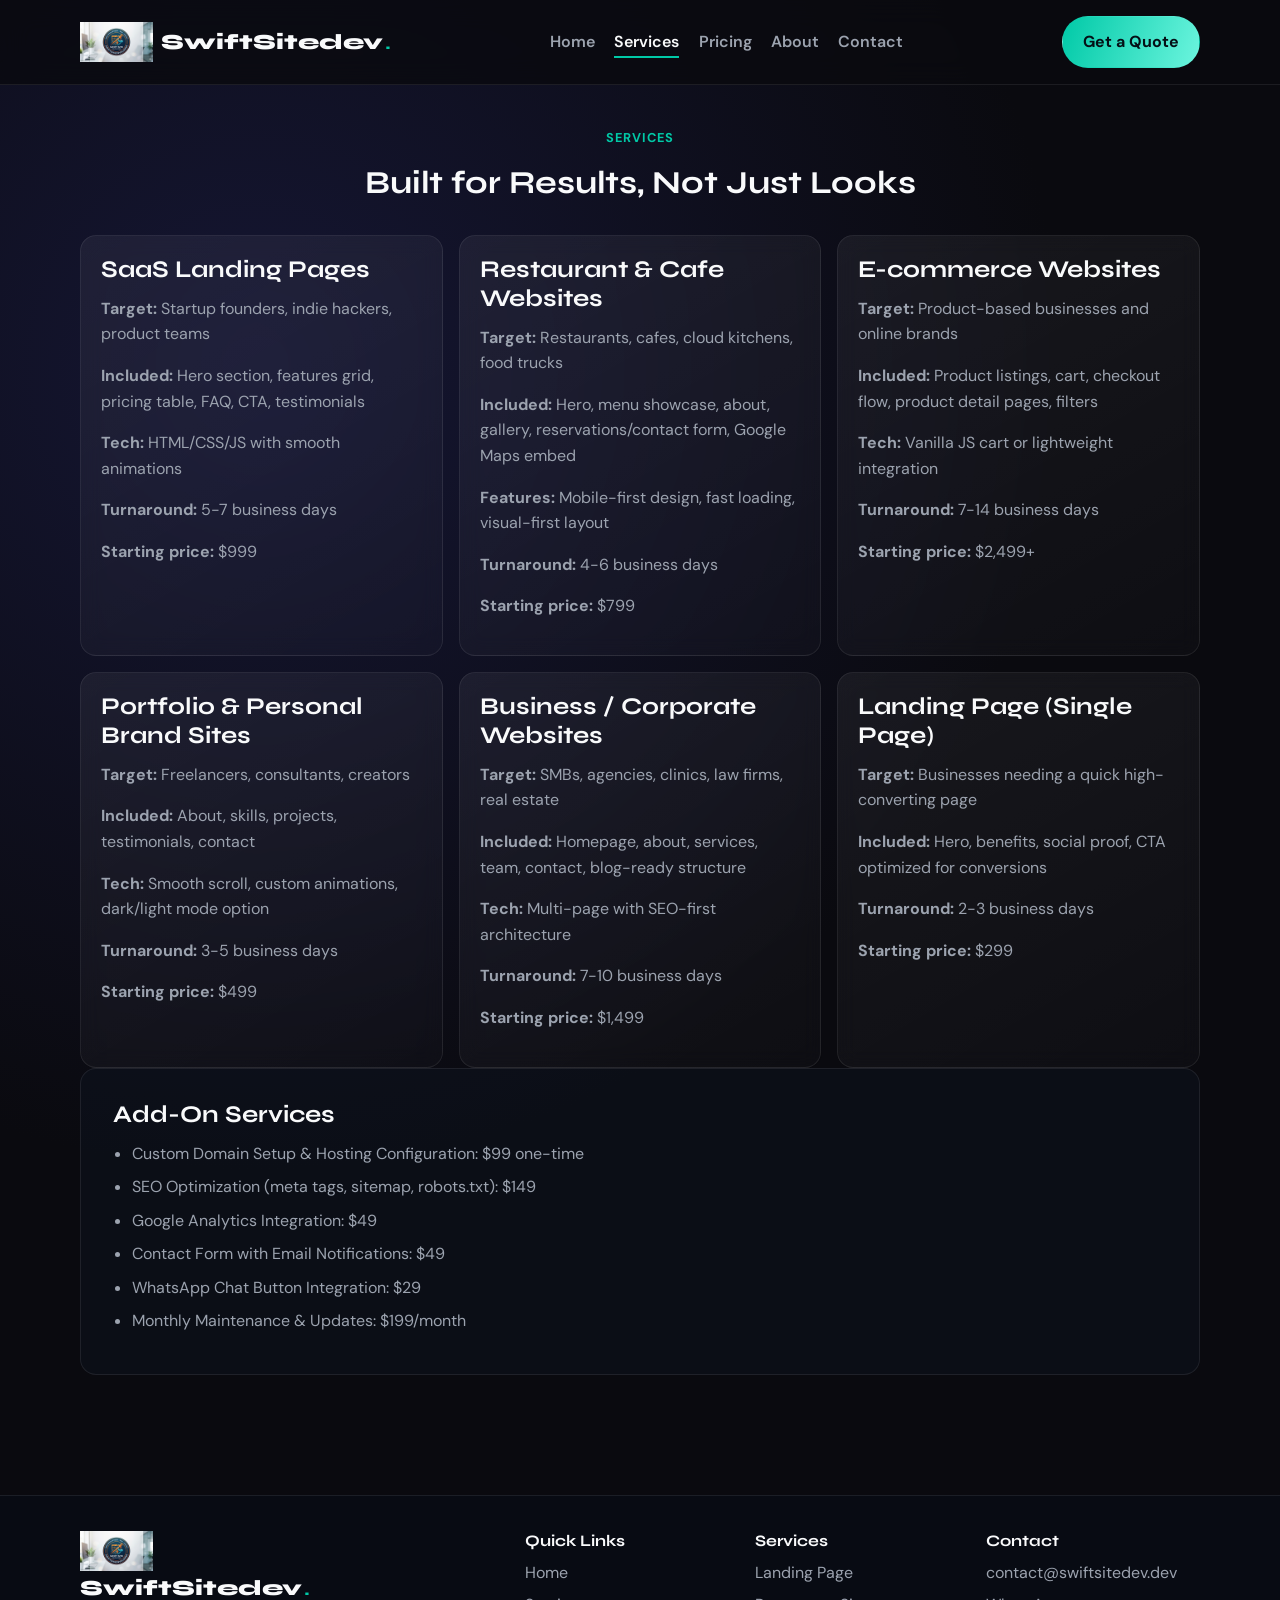
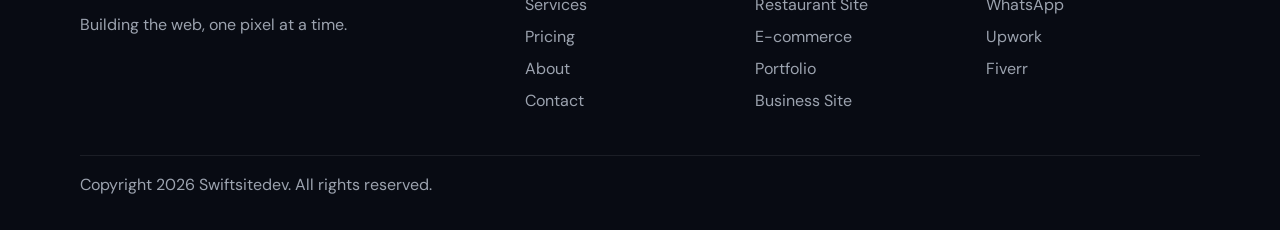
<file: services.html>
<!DOCTYPE html>
<html lang="en">
<head>
  <meta charset="UTF-8">
  <meta name="viewport" content="width=device-width, initial-scale=1.0">
  <title>Services | Swiftsitedev</title>
  <meta name="description" content="Explore Swiftsitedev web development services: SaaS, restaurant, e-commerce, portfolio, business websites, and high-converting landing pages.">
  <meta property="og:title" content="Services | Swiftsitedev">
  <meta property="og:description" content="Conversion-focused web development services with transparent scope and timelines.">
  <meta property="og:image" content="https://swiftsitedev.dev/assets/images/og-services.webp">
  <meta property="og:type" content="website">
  <meta property="og:url" content="https://swiftsitedev.dev/services.html">
  <meta name="referrer" content="strict-origin-when-cross-origin">
  <link rel="canonical" href="https://swiftsitedev.dev/services.html">
  
  <link rel="preconnect" href="https://fonts.googleapis.com">
  <link rel="preconnect" href="https://fonts.gstatic.com" crossorigin>
  <link href="https://fonts.googleapis.com/css2?family=DM+Sans:wght@400;500;700&family=Syne:wght@600;700;800&display=swap" rel="stylesheet">
  <link rel="stylesheet" href="css/style.css">
  <link rel="stylesheet" href="css/animations.css">

  <link rel="icon" type="image/png" sizes="64x64" href="assets/icons/favicon.png">
  <link rel="apple-touch-icon" href="assets/icons/favicon.png">
  <script async src="https://www.googletagmanager.com/gtag/js?id=G-CNF4ZQ7R0Z"></script>
<script>
  window.dataLayer = window.dataLayer || [];
  function gtag(){dataLayer.push(arguments);}
  gtag('js', new Date());
  gtag('config', 'G-CNF4ZQ7R0Z');
</script>
</head>
<body data-page="services">
  <header class="site-header solid-header">
    <nav class="navbar container">
      <a href="index.html" class="logo">
        <img src="assets/icons/favicon.png" alt="Swiftsitedev Logo" class="logo-img">
        <span>Swift<span>Sitedev</span><b>.</b></span>
      </a>
      <button class="nav-toggle" aria-expanded="false" aria-controls="mobile-menu" aria-label="Open menu">
        <span></span><span></span><span></span>
      </button>
      <ul class="nav-links">
        <li><a href="index.html" data-link="home">Home</a></li>
        <li><a href="services.html" data-link="services">Services</a></li>
        <li><a href="pricing.html" data-link="pricing">Pricing</a></li>
        <li><a href="about.html" data-link="about">About</a></li>
        <li><a href="contact.html" data-link="contact">Contact</a></li>
      </ul>
      <a class="btn btn-primary nav-cta" href="contact.html">Get a Quote</a>
      <div id="mobile-menu" class="mobile-menu">
        <a href="index.html">Home</a><a href="services.html">Services</a><a href="pricing.html">Pricing</a><a href="about.html">About</a><a href="contact.html">Contact</a><a class="btn btn-primary" href="contact.html">Get a Quote</a>
      </div>
    </nav>
  </header>

  <main class="section top-space">
    <div class="container">
      <div class="section-head reveal-on-scroll">
        <p class="eyebrow">Services</p>
        <h1>Built for Results, Not Just Looks</h1>
      </div>
      <div class="service-list">
        <article id="saas-service" class="card reveal-on-scroll"><h2>SaaS Landing Pages</h2><p><strong>Target:</strong> Startup founders, indie hackers, product teams</p><p><strong>Included:</strong> Hero section, features grid, pricing table, FAQ, CTA, testimonials</p><p><strong>Tech:</strong> HTML/CSS/JS with smooth animations</p><p><strong>Turnaround:</strong> 5-7 business days</p><p><strong>Starting price:</strong> $999</p></article>
        <article id="restaurant-service" class="card reveal-on-scroll"><h2>Restaurant & Cafe Websites</h2><p><strong>Target:</strong> Restaurants, cafes, cloud kitchens, food trucks</p><p><strong>Included:</strong> Hero, menu showcase, about, gallery, reservations/contact form, Google Maps embed</p><p><strong>Features:</strong> Mobile-first design, fast loading, visual-first layout</p><p><strong>Turnaround:</strong> 4-6 business days</p><p><strong>Starting price:</strong> $799</p></article>
        <article id="ecommerce-service" class="card reveal-on-scroll"><h2>E-commerce Websites</h2><p><strong>Target:</strong> Product-based businesses and online brands</p><p><strong>Included:</strong> Product listings, cart, checkout flow, product detail pages, filters</p><p><strong>Tech:</strong> Vanilla JS cart or lightweight integration</p><p><strong>Turnaround:</strong> 7-14 business days</p><p><strong>Starting price:</strong> $2,499+</p></article>
        <article id="portfolio-service" class="card reveal-on-scroll"><h2>Portfolio & Personal Brand Sites</h2><p><strong>Target:</strong> Freelancers, consultants, creators</p><p><strong>Included:</strong> About, skills, projects, testimonials, contact</p><p><strong>Tech:</strong> Smooth scroll, custom animations, dark/light mode option</p><p><strong>Turnaround:</strong> 3-5 business days</p><p><strong>Starting price:</strong> $499</p></article>
        <article id="business-service" class="card reveal-on-scroll"><h2>Business / Corporate Websites</h2><p><strong>Target:</strong> SMBs, agencies, clinics, law firms, real estate</p><p><strong>Included:</strong> Homepage, about, services, team, contact, blog-ready structure</p><p><strong>Tech:</strong> Multi-page with SEO-first architecture</p><p><strong>Turnaround:</strong> 7-10 business days</p><p><strong>Starting price:</strong> $1,499</p></article>
        <article id="landing-service" class="card reveal-on-scroll"><h2>Landing Page (Single Page)</h2><p><strong>Target:</strong> Businesses needing a quick high-converting page</p><p><strong>Included:</strong> Hero, benefits, social proof, CTA optimized for conversions</p><p><strong>Turnaround:</strong> 2-3 business days</p><p><strong>Starting price:</strong> $299</p></article>
      </div>

      <section class="section inset-section reveal-on-scroll">
        <h2>Add-On Services</h2>
        <ul class="addon-list">
          <li>Custom Domain Setup & Hosting Configuration: $99 one-time</li>
          <li>SEO Optimization (meta tags, sitemap, robots.txt): $149</li>
          <li>Google Analytics Integration: $49</li>
          <li>Contact Form with Email Notifications: $49</li>
          <li>WhatsApp Chat Button Integration: $29</li>
          <li>Monthly Maintenance & Updates: $199/month</li>
        </ul>
      </section>
    </div>
  </main>

  <footer class="site-footer">
    <div class="container footer-grid">
      <div><a href="index.html" class="logo">
        <img src="assets/icons/favicon.png" alt="Swiftsitedev Logo" class="logo-img">
        <span>Swift<span>Sitedev</span><b>.</b></span>
      </a><p>Building the web, one pixel at a time.</p></div>
      <div><h4>Quick Links</h4><a href="index.html">Home</a><a href="services.html">Services</a><a href="pricing.html">Pricing</a><a href="about.html">About</a><a href="contact.html">Contact</a></div>
      <div><h4>Services</h4><a href="services.html#landing-service">Landing Page</a><a href="services.html#restaurant-service">Restaurant Site</a><a href="services.html#ecommerce-service">E-commerce</a><a href="services.html#portfolio-service">Portfolio</a><a href="services.html#business-service">Business Site</a></div>
      <div><h4>Contact</h4><a href="mailto:contact@swiftsitedev.dev">contact@swiftsitedev.dev</a><a href="https://wa.me/923000000000" target="_blank" rel="noopener noreferrer">WhatsApp</a><a href="https://upwork.com" target="_blank" rel="noopener noreferrer">Upwork</a><a href="https://fiverr.com" target="_blank" rel="noopener noreferrer">Fiverr</a></div>
    </div>
    <div class="footer-bottom container"><p>Copyright 2026 Swiftsitedev. All rights reserved.</p></div>
  </footer>
  <script src="js/main.js" defer></script>
  <script src="js/animations.js" defer></script>
</body>
</html>
</file>
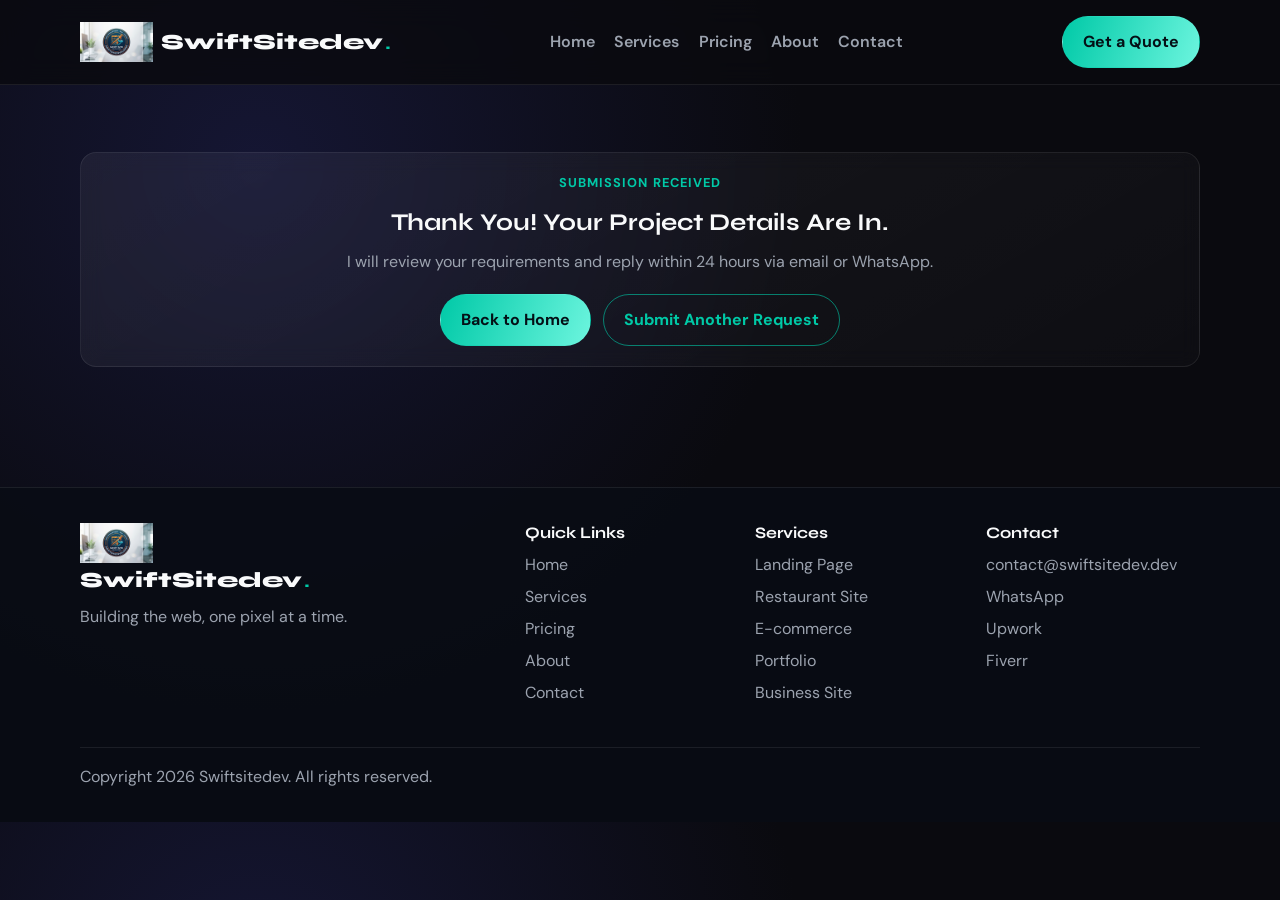
<file: thank-you.html>
<!DOCTYPE html>
<html lang="en">
<head>
  <meta charset="UTF-8">
  <meta name="viewport" content="width=device-width, initial-scale=1.0">
  <title>Thank You | Swiftsitedev</title>
  <meta name="description" content="Thank you for contacting Swiftsitedev. We will respond within 24 hours.">
  <meta name="referrer" content="strict-origin-when-cross-origin">
  <link rel="canonical" href="https://swiftsitedev.dev/thank-you.html">
  
  <link rel="preconnect" href="https://fonts.googleapis.com">
  <link rel="preconnect" href="https://fonts.gstatic.com" crossorigin>
  <link href="https://fonts.googleapis.com/css2?family=DM+Sans:wght@400;500;700&family=Syne:wght@600;700;800&display=swap" rel="stylesheet">
  <link rel="stylesheet" href="css/style.css">
  <link rel="stylesheet" href="css/animations.css">

  <link rel="icon" type="image/png" sizes="64x64" href="assets/icons/favicon.png">
  <link rel="apple-touch-icon" href="assets/icons/favicon.png">
  <script async src="https://www.googletagmanager.com/gtag/js?id=G-CNF4ZQ7R0Z"></script>
<script>
  window.dataLayer = window.dataLayer || [];
  function gtag(){dataLayer.push(arguments);}
  gtag('js', new Date());
  gtag('config', 'G-CNF4ZQ7R0Z');
</script>
</head>
<body data-page="contact">
  <header class="site-header solid-header">
    <nav class="navbar container">
      <a href="index.html" class="logo">
        <img src="assets/icons/favicon.png" alt="Swiftsitedev Logo" class="logo-img">
        <span>Swift<span>Sitedev</span><b>.</b></span>
      </a>
      <ul class="nav-links">
        <li><a href="index.html">Home</a></li>
        <li><a href="services.html">Services</a></li>
        <li><a href="pricing.html">Pricing</a></li>
        <li><a href="about.html">About</a></li>
        <li><a href="contact.html">Contact</a></li>
      </ul>
      <a class="btn btn-primary nav-cta" href="contact.html">Get a Quote</a>
    </nav>
  </header>

  <main class="section top-space">
    <div class="container">
      <section class="card reveal-on-scroll center">
        <p class="eyebrow">Submission Received</p>
        <h1>Thank You! Your Project Details Are In.</h1>
        <p>I will review your requirements and reply within 24 hours via email or WhatsApp.</p>
        <div class="hero-actions" style="justify-content:center;">
          <a class="btn btn-primary" href="index.html">Back to Home</a>
          <a class="btn btn-secondary" href="contact.html">Submit Another Request</a>
        </div>
      </section>
    </div>
  </main>

  <footer class="site-footer">
    <div class="container footer-grid">
      <div><a href="index.html" class="logo">
        <img src="assets/icons/favicon.png" alt="Swiftsitedev Logo" class="logo-img">
        <span>Swift<span>Sitedev</span><b>.</b></span>
      </a><p>Building the web, one pixel at a time.</p></div>
      <div><h4>Quick Links</h4><a href="index.html">Home</a><a href="services.html">Services</a><a href="pricing.html">Pricing</a><a href="about.html">About</a><a href="contact.html">Contact</a></div>
      <div><h4>Services</h4><a href="services.html#landing-service">Landing Page</a><a href="services.html#restaurant-service">Restaurant Site</a><a href="services.html#ecommerce-service">E-commerce</a><a href="services.html#portfolio-service">Portfolio</a><a href="services.html#business-service">Business Site</a></div>
      <div><h4>Contact</h4><a href="mailto:contact@swiftsitedev.dev">contact@swiftsitedev.dev</a><a href="https://wa.me/923000000000" target="_blank" rel="noopener noreferrer">WhatsApp</a><a href="https://upwork.com" target="_blank" rel="noopener noreferrer">Upwork</a><a href="https://fiverr.com" target="_blank" rel="noopener noreferrer">Fiverr</a></div>
    </div>
    <div class="footer-bottom container"><p>Copyright 2026 Swiftsitedev. All rights reserved.</p></div>
  </footer>

  <script src="js/main.js" defer></script>
  <script src="js/animations.js" defer></script>
</body>
</html>
</file>
<file: css/style.css>
:root {
  --bg-primary: #0a0a0f;
  --bg-secondary: #111827;
  --accent-primary: #00c9a7;
  --accent-secondary: #7c3aed;
  --text-primary: #f9fafb;
  --text-secondary: #9ca3af;
  --border: 1px solid rgba(255, 255, 255, 0.08);
  --radius: 16px;
  --radius-sm: 12px;
  --container: 1120px;
  --shadow: 0 10px 30px rgba(0, 0, 0, 0.35);
}

*,
*::before,
*::after { box-sizing: border-box; }

html { scroll-behavior: smooth; }

body {
  margin: 0;
  font-family: "DM Sans", sans-serif;
  background: radial-gradient(circle at 20% 20%, #151633 0%, var(--bg-primary) 45%),
              radial-gradient(circle at 90% 0%, #0f2d2b 0%, transparent 40%),
              var(--bg-primary);
  color: var(--text-primary);
  line-height: 1.6;
}

img { max-width: 100%; display: block; }
a { color: inherit; text-decoration: none; }
h1, h2, h3, h4 { font-family: "Syne", sans-serif; line-height: 1.2; margin: 0 0 0.7rem; }
p { margin: 0 0 1rem; color: var(--text-secondary); }

.container { width: min(100% - 2rem, var(--container)); margin-inline: auto; }
.section { padding: 4.5rem 0; }
.top-space { padding-top: 8rem; }
.center { text-align: center; margin-top: 1.5rem; }

.eyebrow {
  color: var(--accent-primary);
  text-transform: uppercase;
  font-size: 0.8rem;
  letter-spacing: 0.08em;
  font-weight: 700;
}

.section-head {
  max-width: 760px;
  margin: 0 auto 2rem;
  text-align: center;
}

.badge {
  display: inline-block;
  background: rgba(124, 58, 237, 0.16);
  color: #c9b4ff;
  border: var(--border);
  padding: 0.4rem 0.8rem;
  border-radius: 999px;
  font-size: 0.85rem;
}

.card {
  background: linear-gradient(150deg, rgba(255, 255, 255, 0.06), rgba(255, 255, 255, 0.02));
  border: var(--border);
  border-radius: var(--radius);
  padding: 1.25rem;
  backdrop-filter: blur(10px);
  transition: transform 0.25s ease, border-color 0.25s ease, box-shadow 0.25s ease;
}

.card:hover {
  transform: scale(1.02);
  border-color: rgba(0, 201, 167, 0.5);
  box-shadow: 0 0 0 1px rgba(0, 201, 167, 0.25), var(--shadow);
}

.btn {
  display: inline-flex;
  align-items: center;
  justify-content: center;
  min-height: 44px;
  padding: 0.75rem 1.25rem;
  border-radius: 999px;
  font-weight: 700;
  border: 1px solid transparent;
  transition: transform 0.2s ease, background 0.2s ease, border-color 0.2s ease;
}

.btn:hover { transform: translateY(-2px); }

.btn-primary {
  color: #041016;
  background: linear-gradient(110deg, var(--accent-primary), #6cf5de);
}

.btn-secondary {
  border-color: rgba(0, 201, 167, 0.6);
  color: var(--accent-primary);
  background: transparent;
}

.btn-secondary:hover { background: rgba(0, 201, 167, 0.15); }

.site-header {
  position: fixed;
  top: 0;
  z-index: 100;
  width: 100%;
  transition: background 0.25s ease, backdrop-filter 0.25s ease, padding 0.25s ease;
}

.site-header.scrolled,
.solid-header {
  background: rgba(10, 10, 15, 0.82);
  backdrop-filter: blur(14px);
  border-bottom: var(--border);
}

.navbar {
  display: flex;
  align-items: center;
  justify-content: space-between;
  gap: 1rem;
  padding: 1rem 0;
}

.logo { font-family: "Syne", sans-serif; font-size: 1.35rem; font-weight: 800; display: flex; align-items: center; gap: 0.5rem; }
.logo-img { height: 40px; width: auto; object-fit: contain; }
.logo span { color: var(--text-primary); }
.logo b { color: var(--accent-primary); margin-left: 2px; }

.nav-links {
  list-style: none;
  display: flex;
  gap: 1.2rem;
  margin: 0;
  padding: 0;
}

.nav-links a {
  color: var(--text-secondary);
  font-weight: 600;
  position: relative;
}

.nav-links a.active,
.nav-links a:hover { color: var(--text-primary); }

.nav-links a.active::after {
  content: "";
  position: absolute;
  left: 0;
  right: 0;
  bottom: -6px;
  height: 2px;
  background: var(--accent-primary);
}

.nav-toggle,
.mobile-menu { display: none; }

.hero {
  min-height: 100vh;
  display: flex;
  align-items: center;
  position: relative;
  overflow: hidden;
}

.hero-bg {
  position: absolute;
  inset: 0;
  background: radial-gradient(circle at 20% 10%, rgba(124, 58, 237, 0.33), transparent 40%),
              radial-gradient(circle at 85% 5%, rgba(0, 201, 167, 0.2), transparent 42%);
}

.float-shape {
  position: absolute;
  border: var(--border);
  border-radius: 30%;
  background: rgba(255, 255, 255, 0.03);
}
.shape-1 { width: 100px; height: 100px; top: 20%; left: 8%; }
.shape-2 { width: 140px; height: 140px; bottom: 18%; right: 12%; }
.shape-3 { width: 70px; height: 70px; top: 44%; right: 38%; }

.hero-content { position: relative; z-index: 1; max-width: 780px; }
.hero h1 { font-size: clamp(2rem, 5vw, 4rem); margin-bottom: 0.9rem; }
.hero-sub { font-size: clamp(1rem, 2vw, 1.2rem); max-width: 700px; }
.hero-actions { display: flex; flex-wrap: wrap; gap: 0.8rem; margin-top: 1.2rem; }

.scroll-indicator {
  position: absolute;
  bottom: 1.8rem;
  left: 50%;
  transform: translateX(-50%);
  color: var(--text-secondary);
  font-size: 1.4rem;
}

.grid-4 {
  display: grid;
  gap: 1rem;
  grid-template-columns: repeat(4, minmax(0, 1fr));
}

.service-card .icon { font-size: 1.4rem; margin-bottom: 0.4rem; }
.service-card { display: block; cursor: pointer; }
.service-card .service-link { color: var(--accent-primary); font-weight: 700; }
.service-list article { scroll-margin-top: 110px; }

.stats-grid {
  display: grid;
  grid-template-columns: repeat(4, minmax(0, 1fr));
  gap: 1rem;
}

.stat h3 { font-size: 2rem; color: var(--accent-primary); margin: 0; }
.usp-pills {
  margin-top: 1rem;
  display: flex;
  flex-wrap: wrap;
  gap: 0.7rem;
  justify-content: center;
}
.usp-pills span {
  border: var(--border);
  border-radius: 999px;
  padding: 0.4rem 0.8rem;
  color: var(--text-secondary);
}

.portfolio-grid {
  display: grid;
  gap: 1rem;
  grid-template-columns: repeat(3, minmax(0, 1fr));
}

.portfolio-card {
  border-radius: var(--radius);
  overflow: hidden;
  position: relative;
  border: var(--border);
  min-height: 250px;
}

.portfolio-card img { width: 100%; height: 100%; object-fit: cover; }
.portfolio-card .overlay {
  position: absolute;
  inset: 0;
  background: linear-gradient(to top, rgba(6, 8, 15, 0.95), rgba(6, 8, 15, 0.35));
  padding: 1rem;
  display: flex;
  justify-content: end;
  flex-direction: column;
}
.tags { color: #8ff8e6; font-size: 0.84rem; margin: 0; }

.timeline {
  display: grid;
  grid-template-columns: repeat(4, minmax(0, 1fr));
  gap: 1rem;
}

.timeline-item { border-left: 2px solid rgba(0, 201, 167, 0.35); padding-left: 0.9rem; }
.timeline-item span { color: var(--accent-secondary); font-weight: 700; }

.testimonial-track {
  display: grid;
  grid-auto-flow: column;
  grid-auto-columns: minmax(280px, 1fr);
  gap: 1rem;
  overflow-x: auto;
  padding-bottom: 0.4rem;
  scrollbar-width: thin;
}

.testimonial-track::-webkit-scrollbar { height: 8px; }
.testimonial-track::-webkit-scrollbar-thumb { background: rgba(255, 255, 255, 0.2); border-radius: 99px; }

.cta-banner .container,
.cta-banner {
  text-align: center;
}

.inset-section { padding: 2rem; border: var(--border); border-radius: var(--radius); background: rgba(17, 24, 39, 0.35); }
.service-list { display: grid; gap: 1rem; grid-template-columns: repeat(auto-fit, minmax(280px, 1fr)); }
.addon-list { margin: 0; padding-left: 1.2rem; color: var(--text-secondary); }
.addon-list li { margin-bottom: 0.5rem; }

.table-wrap { overflow-x: auto; border: var(--border); border-radius: var(--radius-sm); }
.pricing-table { width: 100%; border-collapse: collapse; min-width: 800px; }
.pricing-table th, .pricing-table td { padding: 0.9rem; border-bottom: var(--border); text-align: left; }
.pricing-table th { color: var(--text-primary); background: rgba(255, 255, 255, 0.03); }

.faq-grid { display: grid; gap: 1rem; grid-template-columns: repeat(auto-fit, minmax(240px, 1fr)); }
.skills-grid { display: grid; gap: 1rem; grid-template-columns: repeat(auto-fit, minmax(220px, 1fr)); }

.contact-layout {
  display: grid;
  grid-template-columns: 1.4fr 1fr;
  gap: 1rem;
}

.contact-form { display: grid; gap: 0.9rem; }
.contact-form label { color: var(--text-primary); font-weight: 600; font-size: 0.95rem; }
.contact-form input,
.contact-form select,
.contact-form textarea {
  width: 100%;
  margin-top: 0.3rem;
  background: #0f1626;
  color: var(--text-primary);
  border: var(--border);
  border-radius: 10px;
  padding: 0.7rem;
  font: inherit;
}

.contact-panel { display: grid; gap: 1rem; }
blockquote { border-left: 3px solid var(--accent-primary); padding-left: 0.8rem; margin: 1rem 0 0; color: var(--text-secondary); }
.hp-wrap {
  position: absolute;
  left: -10000px;
  width: 1px;
  height: 1px;
  overflow: hidden;
}

.site-footer {
  border-top: var(--border);
  background: rgba(9, 12, 20, 0.85);
  margin-top: 3rem;
}

.footer-grid {
  display: grid;
  grid-template-columns: 2fr 1fr 1fr 1fr;
  gap: 1rem;
  padding: 2.2rem 0;
}

.footer-grid h4 { font-size: 1rem; margin-bottom: 0.6rem; }
.footer-grid a { display: block; color: var(--text-secondary); margin-bottom: 0.4rem; }
.footer-grid a:hover { color: var(--text-primary); }
.footer-bottom { border-top: var(--border); padding: 1rem 0; }

.cursor-dot {
  width: 12px;
  height: 12px;
  border-radius: 999px;
  background: rgba(0, 201, 167, 0.75);
  position: fixed;
  left: 0;
  top: 0;
  transform: translate(-50%, -50%);
  pointer-events: none;
  z-index: 999;
  display: none;
}

@media (max-width: 1023px) {
  .grid-4,
  .stats-grid,
  .timeline,
  .portfolio-grid,
  .footer-grid { grid-template-columns: repeat(2, minmax(0, 1fr)); }
  .contact-layout { grid-template-columns: 1fr; }
}

@media (max-width: 767px) {
  .section { padding: 3.5rem 0; }
  .grid-4,
  .stats-grid,
  .timeline,
  .portfolio-grid,
  .footer-grid { grid-template-columns: 1fr; }
  .nav-links,
  .nav-cta { display: none; }
  .nav-toggle {
    display: inline-flex;
    flex-direction: column;
    gap: 4px;
    border: var(--border);
    background: transparent;
    border-radius: 8px;
    padding: 8px;
  }
  .nav-toggle span {
    width: 18px;
    height: 2px;
    background: var(--text-primary);
  }
  .mobile-menu {
    position: absolute;
    top: 100%;
    left: 1rem;
    right: 1rem;
    background: rgba(10, 10, 15, 0.95);
    border: var(--border);
    border-radius: 12px;
    padding: 0.8rem;
  }
  .mobile-menu.open { display: block; }
  .mobile-menu a {
    display: block;
    padding: 0.55rem 0.4rem;
    color: var(--text-secondary);
  }
  .mobile-menu .btn { margin-top: 0.5rem; width: 100%; }
}
</file>
<file: css/animations.css>
.reveal {
  animation: revealUp 0.8s ease both;
}

.reveal:nth-child(2) { animation-delay: 0.12s; }
.reveal:nth-child(3) { animation-delay: 0.24s; }
.reveal:nth-child(4) { animation-delay: 0.36s; }

.reveal-on-scroll {
  opacity: 0;
  transform: translateY(22px);
  transition: opacity 0.7s ease, transform 0.7s ease;
}

.reveal-on-scroll.in-view {
  opacity: 1;
  transform: translateY(0);
}

.shape-1 { animation: floatY 9s ease-in-out infinite; }
.shape-2 { animation: floatY 12s ease-in-out infinite reverse; }
.shape-3 { animation: floatY 10s ease-in-out infinite; }

.scroll-indicator {
  animation: bounceY 1.8s ease-in-out infinite;
}

@keyframes revealUp {
  from { opacity: 0; transform: translateY(18px); }
  to { opacity: 1; transform: translateY(0); }
}

@keyframes floatY {
  0%, 100% { transform: translateY(0); }
  50% { transform: translateY(-18px); }
}

@keyframes bounceY {
  0%, 100% { transform: translate(-50%, 0); }
  50% { transform: translate(-50%, -8px); }
}
</file>
